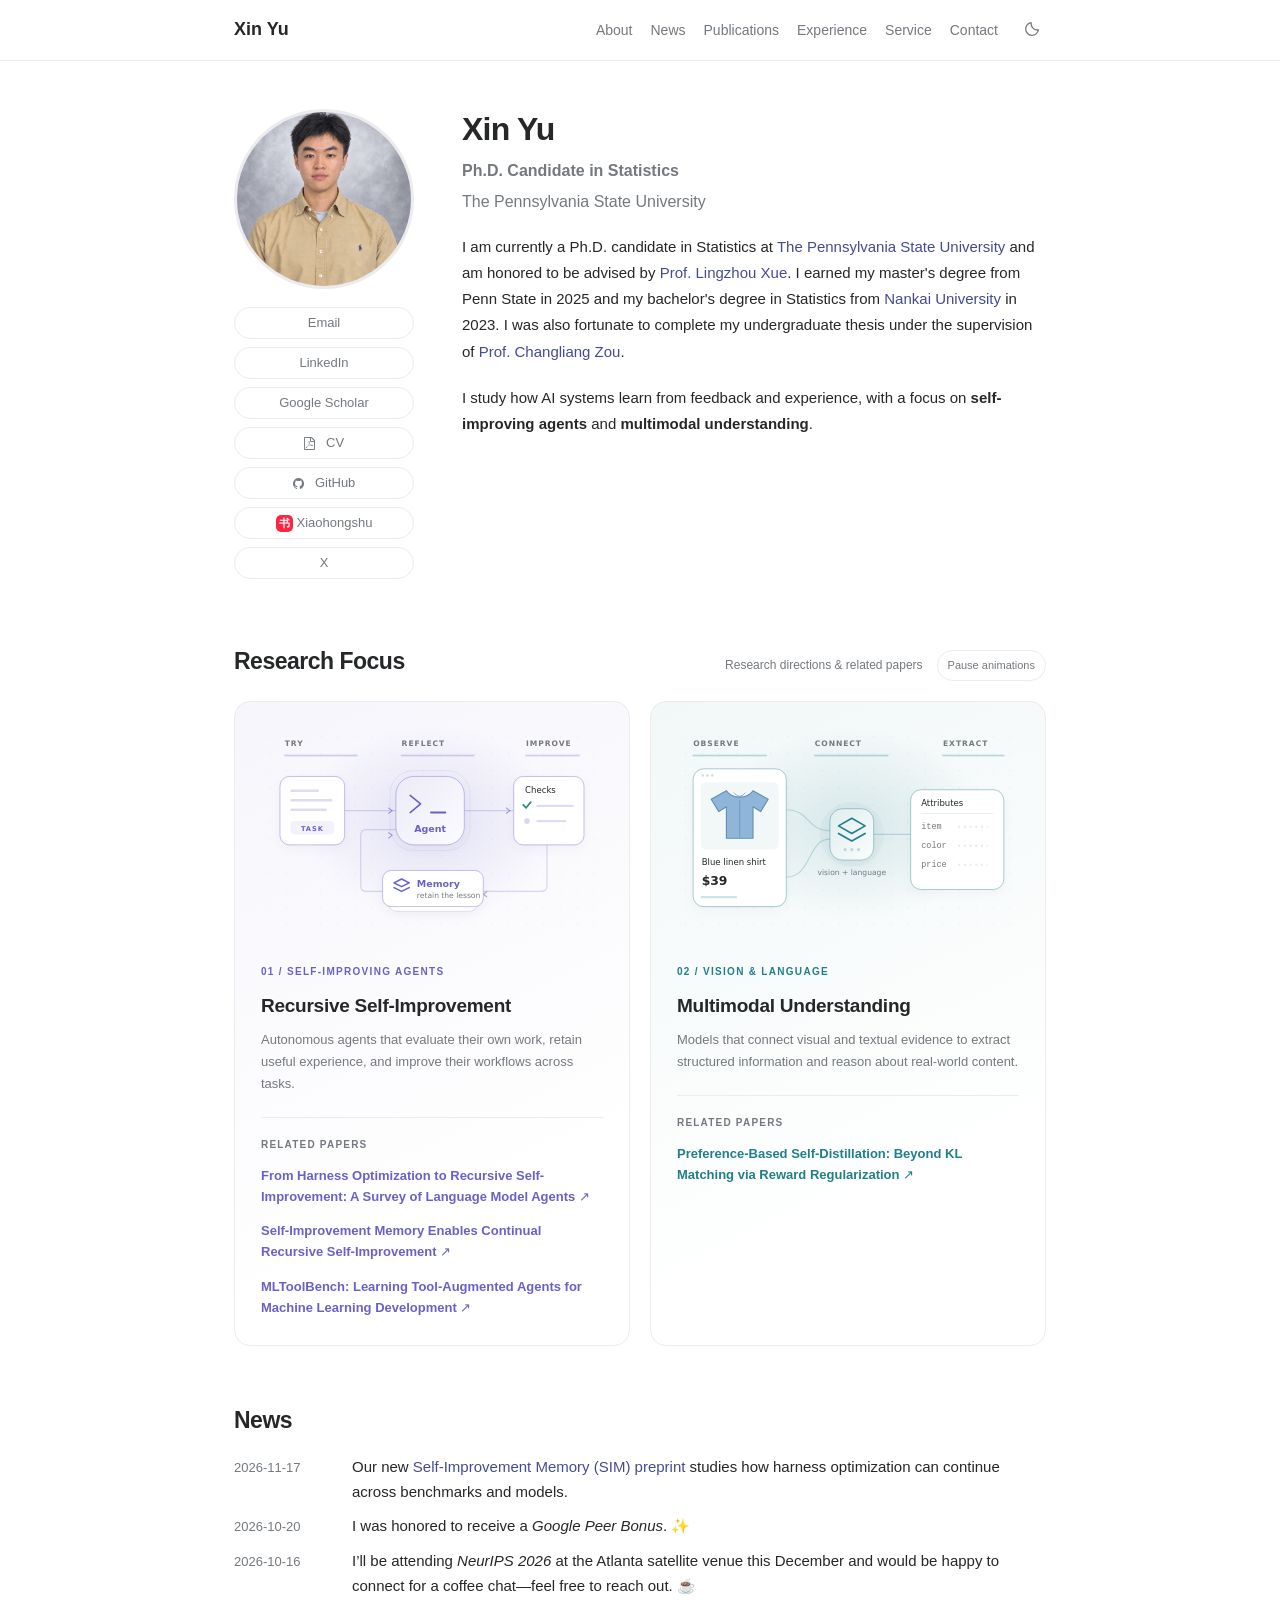
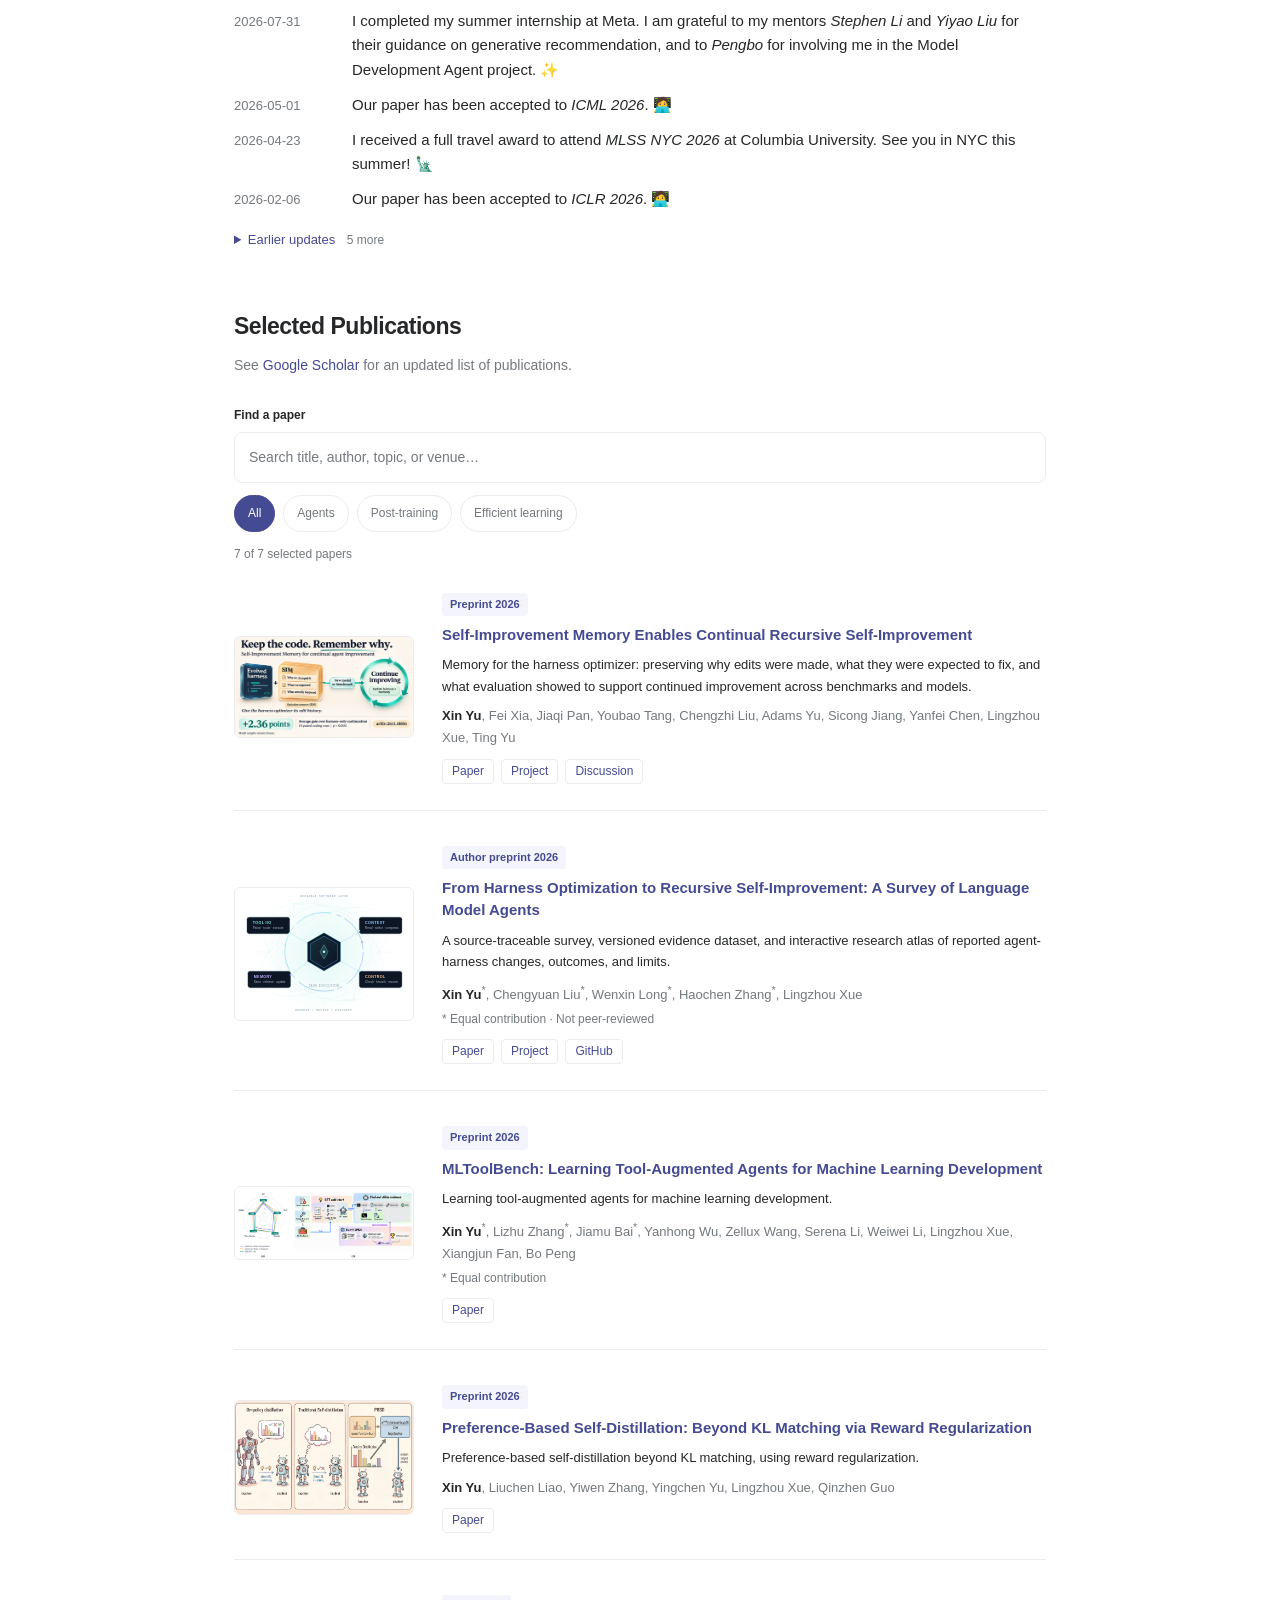
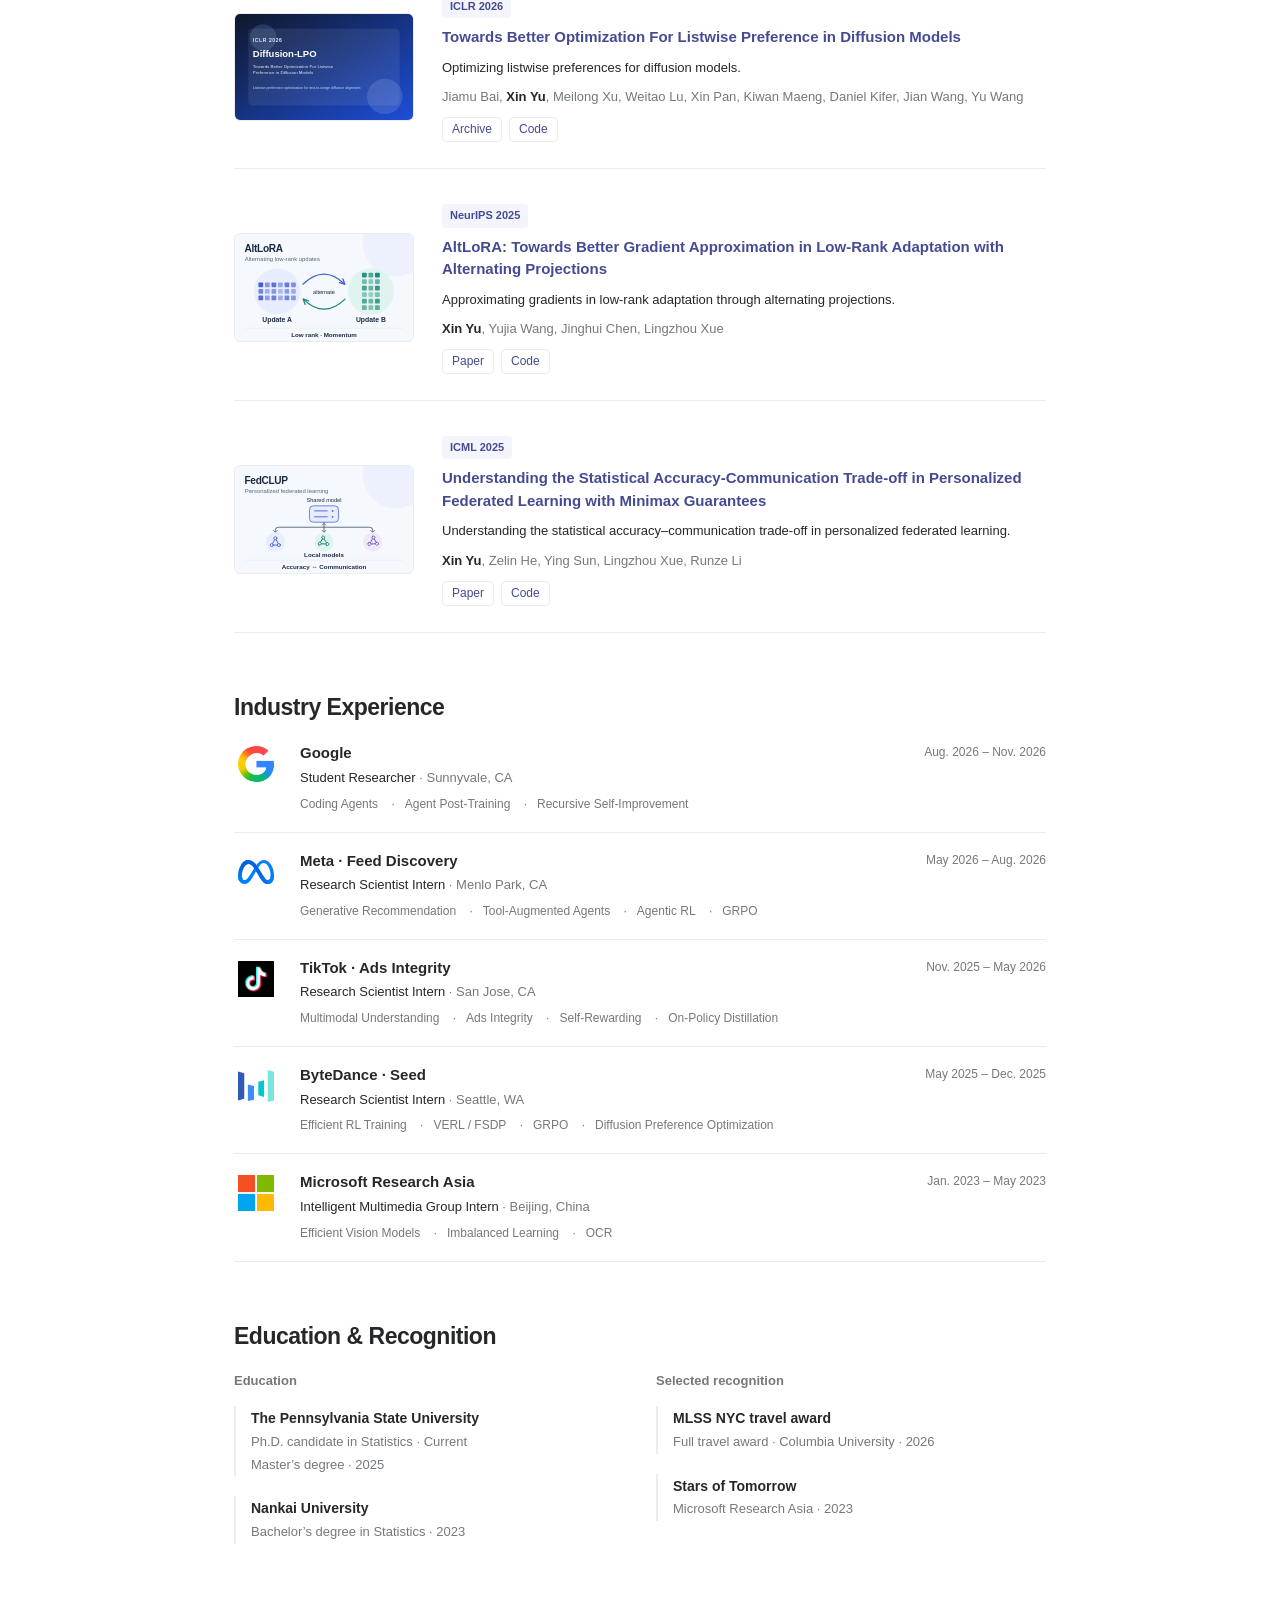
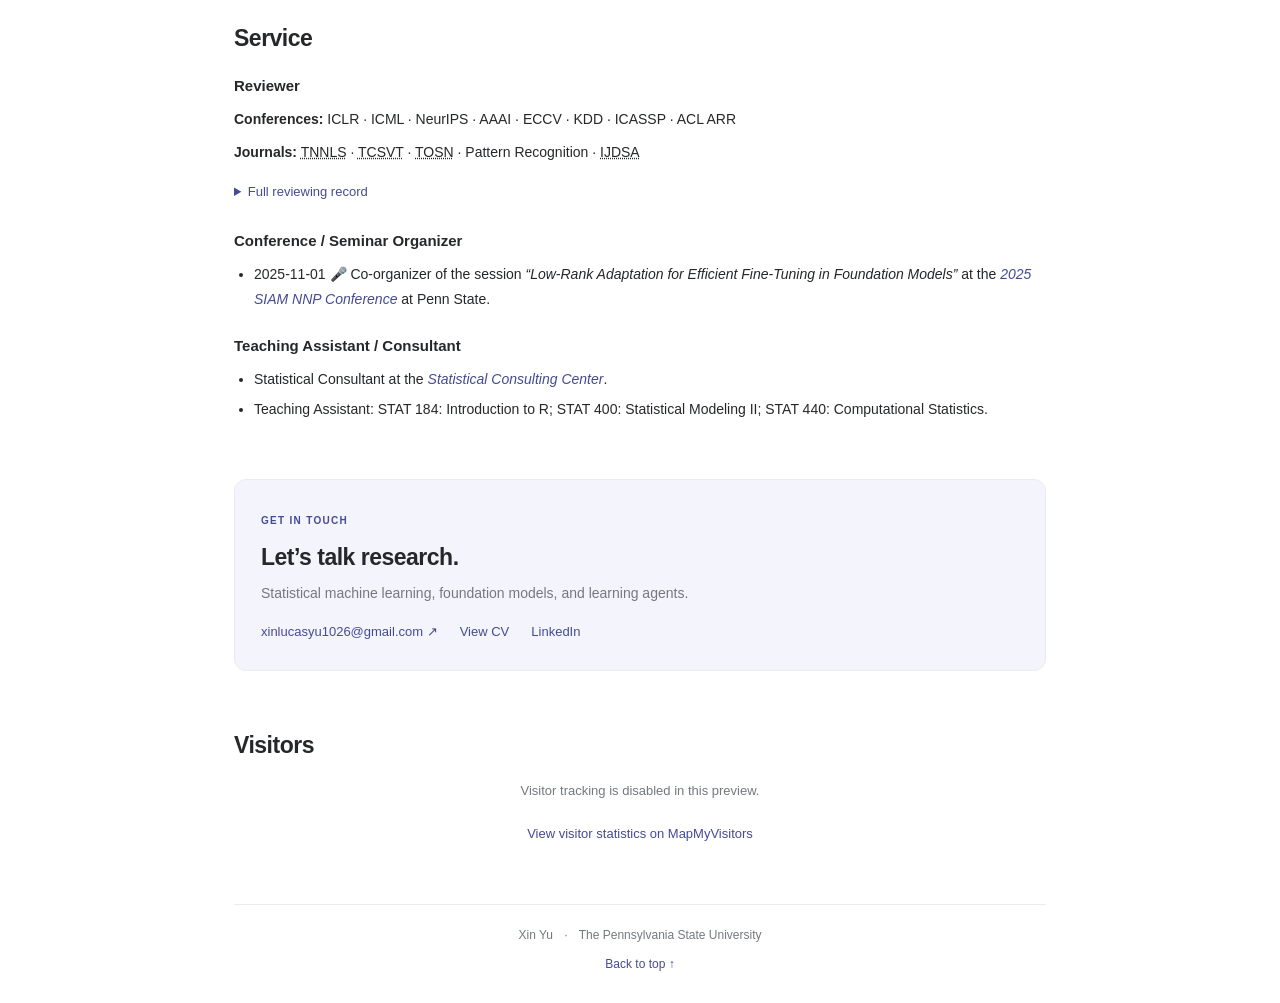
<file: index.html>
<!DOCTYPE html>
<html lang="en">
<head>
<!-- Apply the saved or system theme before the page is painted. -->
<script src="Source_files/theme.js?v=1"></script>
<!-- Google tag (gtag.js) -->

<script>
  window.dataLayer = window.dataLayer || [];
  function gtag(){dataLayer.push(arguments);}
  gtag('js', new Date());

  gtag('config', 'G-PMWDLJT86Z');
</script>
<meta http-equiv="content-type" content = "text/html; charset=UTF-8">
<meta charset="utf-8">
<meta http-equiv="X-UA-Compatible" content="IE=edge">
<meta name="viewport" content="width=device-width, initial-scale=1, shrink-to-fit=no">
<meta name="description" content="Xin Yu is a Ph.D. candidate at The Pennsylvania State University working on statistical machine learning and large language models.">
<meta name="author" content="Xin Yu">
<meta name="keywords" content="Xin Yu, Yu Xin, Penn State, Statistics, Data science, machine learning, deep learning, mathematics, Large Language Models, Foundation Models">

<script src="Source_files/9JZkBilUSmGpH8F5SvwGOfpXbTA.js"></script><link rel="icon" href="Source_files/profile-silver-portrait.png" type="image/png">


<script>
      (function(i,s,o,g,r,a,m){i['GoogleAnalyticsObject']=r;i[r]=i[r]||function(){
      (i[r].q=i[r].q||[]).push(arguments)},i[r].l=1*new Date();a=s.createElement(o),
      m=s.getElementsByTagName(o)[0];a.async=1;a.src=g;m.parentNode.insertBefore(a,m)
      })(window,document,'script','https://www.google-analytics.com/analytics.js','ga');

      ga('create', 'UA-104092499-1', 'auto');
      ga('send', 'pageview');
</script>


<link rel="stylesheet" href="Source_files/font-awesome-4.7.0/css/font-awesome.min.css">
<link rel="stylesheet" href="Source_files/academic.css?v=4">
<link rel="stylesheet" href="research-focus.css?v=20261107-4">
<title>Xin Yu</title>
</head>
<body>
<a class="skip-link" href="#home">Skip to content</a>
<header class="site-header"><nav aria-label="Main navigation" class="nav-inner">
<a class="brand" href="#home">Xin Yu</a>
<div class="nav-links"><a href="#home">About</a><a href="#news">News</a><a href="#Research">Publications</a><a href="#experience">Experience</a><a href="#service">Service</a><a href="#contact">Contact</a></div>
<button class="theme-toggle" id="theme-toggle" type="button" aria-label="Dark mode" aria-pressed="false" title="Switch to dark mode" hidden>
  <svg class="theme-toggle__moon" viewBox="0 0 24 24" fill="none" stroke="currentColor" stroke-width="1.7" stroke-linecap="round" stroke-linejoin="round" aria-hidden="true" focusable="false">
    <path d="M20.5 13.2A8.5 8.5 0 0 1 10.8 3.5a8.5 8.5 0 1 0 9.7 9.7Z"/>
  </svg>
  <svg class="theme-toggle__sun" viewBox="0 0 24 24" fill="none" stroke="currentColor" stroke-width="1.7" stroke-linecap="round" aria-hidden="true" focusable="false">
    <circle cx="12" cy="12" r="4"/>
    <path d="M12 2v2m0 16v2M2 12h2m16 0h2M4.9 4.9l1.4 1.4m11.4 11.4 1.4 1.4M4.9 19.1l1.4-1.4M17.7 6.3l1.4-1.4"/>
  </svg>
</button></nav></header>
<main class="page">
<section class="about" id="home" aria-labelledby="name">
<aside class="profile"><div class="portrait"><img src="Source_files/profile-silver-portrait.png" alt="Xin Yu" width="180" height="180" fetchpriority="high"></div>
<div class="profile-links">
    <a class="action-button" href="mailto:xinlucasyu1026@gmail.com">Email</a>
    <a class="action-button" href="https://www.linkedin.com/in/xin-yu-163795250/">LinkedIn</a>
    <a class="action-button" href="https://scholar.google.com/citations?user=YMauDFsAAAAJ&hl=en">Google Scholar</a>
    <a class="action-button" href="resume.pdf?v=20261002" target="_blank" rel="noopener" title="CV (PDF)"><i class="fa fa-file-pdf-o" aria-hidden="true"></i>&nbsp; CV</a>
    <a class="action-button" href="https://github.com/LucasXinYu" target="_blank" rel="noopener"><i class="fa fa-github" aria-hidden="true"></i>&nbsp; GitHub</a>
    <a class="action-button" href="https://www.xiaohongshu.com/user/profile/625aa03c000000001000e289" target="_blank" rel="noopener" aria-label="Xiaohongshu" title="Xiaohongshu"><span class="xhs-mark" aria-hidden="true">书</span> Xiaohongshu</a>
    <a class="action-button" href="https://x.com/xin_lucas_yu">X</a>
  </div></aside>
<div class="biography"><h1 id="name">Xin Yu</h1><p class="position">Ph.D. Candidate in Statistics</p><p class="affiliation">The Pennsylvania State University</p>
<p>
  I am currently a Ph.D. candidate in Statistics at
  <a href="https://stat.psu.edu" target="_blank" rel="noopener">The Pennsylvania State University</a>
  and am honored to be advised by
  <a href="https://lingzhou-xue.github.io/" target="_blank" rel="noopener">Prof. Lingzhou Xue</a>.
  I earned my master's degree from Penn State in 2025 and my bachelor's degree in Statistics from
  <a href="http://en.stat.nankai.edu.cn/" target="_blank" rel="noopener">Nankai University</a> in 2023.
  I was also fortunate to complete my undergraduate thesis under the supervision of
  <a href="http://web.stat.nankai.edu.cn/chlzou/" target="_blank" rel="noopener">Prof. Changliang Zou</a>.
</p>
<p>I study how AI systems learn from feedback and experience, with a focus on <strong>self-improving agents</strong> and <strong>multimodal understanding</strong>.</p>
</div></section>
<section id="focus" aria-labelledby="focus-title">
<div class="section-heading"><h2 id="focus-title">Research Focus</h2><div class="focus-controls"><span>Research directions &amp; related papers</span><button id="motion-toggle" type="button" aria-pressed="false" hidden>Pause animations</button></div></div>
<div class="focus-grid">
<article class="focus-card focus-rsi">
  <svg class="research-motion motion-self-improvement" viewBox="0 0 360 224" role="img" aria-labelledby="focus-rsi-title focus-rsi-desc" focusable="false">
    <title id="focus-rsi-title">An agent learns from a failed check</title>
    <desc id="focus-rsi-desc">An illustrative loop: the agent tries a task, receives a failed check, stores a lesson in memory, and uses that lesson on the next attempt.</desc>
    <defs>
      <radialGradient id="rsi-aura"><stop stop-color="var(--focus-accent)" stop-opacity=".16"/><stop offset="1" stop-color="var(--focus-accent)" stop-opacity="0"/></radialGradient>
      <linearGradient id="rsi-glass" x2="1" y2="1"><stop stop-color="var(--focus-accent)" stop-opacity=".13"/><stop offset="1" stop-color="var(--focus-accent)" stop-opacity=".02"/></linearGradient>
      <pattern id="rsi-grid" width="18" height="18" patternUnits="userSpaceOnUse"><circle cx="9" cy="9" r=".65" fill="currentColor" opacity=".12"/></pattern>
    </defs>
    <rect width="360" height="224" fill="url(#rsi-grid)"/>
    <ellipse cx="179" cy="100" rx="138" ry="103" fill="url(#rsi-aura)"/>
    <g class="scene-steps"><text x="25" y="19">TRY</text><text x="148" y="19">REFLECT</text><text x="279" y="19">IMPROVE</text></g>
    <path class="scene-rule" d="M25 29H101M148 29H224M279 29H335"/>
    <path class="scene-phase phase-try" d="M25 29H101"/><path class="scene-phase phase-reflect" d="M148 29H224"/><path class="scene-phase phase-improve" d="M279 29H335"/>
    <path class="scene-wire" d="M88 87H142M214 87H266M301 119V166Q301 172 295 172H234M128 172H111Q105 172 105 166V113Q105 107 111 107H142"/>
    <path class="scene-signal rsi-send" pathLength="100" d="M88 87H142M214 87H266"/>
    <path class="scene-signal rsi-learn" pathLength="100" d="M301 119V166Q301 172 295 172H234"/>
    <path class="scene-signal rsi-return" pathLength="100" d="M128 172H111Q105 172 105 166V113Q105 107 111 107H142"/>
    <path class="scene-arrow" d="m134 84 4 3-4 3m124-6 4 3-4 3m-20 82-4 3 4 3m-104-68 4 3-4 3"/>
    <g class="scene-panel">
      <rect class="scene-paper" x="20" y="51" width="68" height="72" rx="10"/>
      <path class="scene-muted-line" d="M32 66H60M32 76H74M32 86H68"/>
      <rect class="scene-task-tag" x="31" y="98" width="46" height="14" rx="4"/>
      <text class="scene-tiny" x="54" y="108" text-anchor="middle">TASK</text>
    </g>
    <g class="scene-agent scene-panel">
      <rect class="scene-paper" x="142" y="51" width="72" height="72" rx="19"/>
      <rect x="142" y="51" width="72" height="72" rx="19" fill="url(#rsi-glass)"/>
      <rect class="scene-agent-ring" x="136" y="45" width="84" height="84" rx="24"/>
      <path class="scene-icon" d="m157 71 11 9-11 9"/>
      <path class="scene-cursor" d="M179 89H194"/>
      <text class="scene-label" x="178" y="110" text-anchor="middle">Agent</text>
    </g>
    <g class="scene-panel">
      <rect class="scene-paper" x="266" y="51" width="74" height="72" rx="10"/>
      <text class="scene-small" x="278" y="68">Checks</text>
      <path class="scene-muted-line" d="M291 82H328M291 98H320"/>
      <path class="scene-ok" d="m276 81 3 3 5-6"/>
      <g class="rsi-failure"><circle class="scene-warn-bg" cx="280" cy="98" r="7"/><path class="scene-warn" d="m277 95 6 6m0-6-6 6"/></g>
      <path class="scene-ok rsi-success" d="m276 97 3 3 5-6"/>
      <circle class="scene-placeholder rsi-pending" cx="280" cy="98" r="3"/>
    </g>
    <g class="scene-memory scene-panel">
      <rect class="scene-memory-back" x="134" y="156" width="94" height="37" rx="9"/>
      <rect class="scene-paper" x="128" y="150" width="106" height="38" rx="9"/>
      <path class="scene-icon" d="m140 163 8-4 8 4-8 4Zm0 5 8 4 8-4"/>
      <text class="scene-label" x="164" y="167">Memory</text>
      <text class="scene-micro" x="164" y="179">retain the lesson</text>
      <rect class="rsi-memory-flash" x="128" y="150" width="106" height="38" rx="9"/>
    </g>
    <g class="scene-caption" text-anchor="middle">
      <text class="rsi-caption-try" x="180" y="215">Try an approach.</text>
      <text class="rsi-caption-learn" x="180" y="215">Turn a failed check into a lesson.</text>
      <text class="rsi-caption-next" x="180" y="215">Use that lesson on the next attempt.</text>
    </g>
  </svg>
  <span class="focus-number">01 / SELF-IMPROVING AGENTS</span>
  <h3>Recursive Self-Improvement</h3>
  <p>Autonomous agents that evaluate their own work, retain useful experience, and improve their workflows across tasks.</p>
  <div class="focus-papers">
    <h4>Related papers</h4>
    <ul>
      <li><a href="#paper-harness-rsi">From Harness Optimization to Recursive Self-Improvement: A Survey of Language Model Agents <span aria-hidden="true">↗</span></a></li>
      <li><a href="#paper-sim">Self-Improvement Memory Enables Continual Recursive Self-Improvement <span aria-hidden="true">↗</span></a></li>
      <li><a href="#paper-mltoolbench">MLToolBench: Learning Tool-Augmented Agents for Machine Learning Development <span aria-hidden="true">↗</span></a></li>
    </ul>
  </div>
</article>
<article class="focus-card focus-multimodal">
  <svg class="research-motion motion-multimodal" viewBox="0 0 360 224" role="img" aria-labelledby="focus-mm-title focus-mm-desc" focusable="false">
    <title id="focus-mm-title">From a product page to structured attributes</title>
    <desc id="focus-mm-desc">Illustrative product extraction: a model connects an image of a blue shirt with the text Blue linen shirt and $39, then produces item, color, and price fields.</desc>
    <defs>
      <radialGradient id="mm-aura"><stop stop-color="var(--focus-accent)" stop-opacity=".15"/><stop offset="1" stop-color="var(--focus-accent)" stop-opacity="0"/></radialGradient>
      <linearGradient id="mm-glass" x2="1" y2="1"><stop stop-color="var(--focus-accent)" stop-opacity=".14"/><stop offset="1" stop-color="var(--focus-accent)" stop-opacity=".02"/></linearGradient>
      <pattern id="mm-grid" width="18" height="18" patternUnits="userSpaceOnUse"><circle cx="9" cy="9" r=".65" fill="currentColor" opacity=".12"/></pattern>
      <clipPath id="mm-image-clip"><rect x="25" y="57" width="82" height="71" rx="6"/></clipPath>
    </defs>
    <rect width="360" height="224" fill="url(#mm-grid)"/>
    <ellipse cx="185" cy="102" rx="145" ry="102" fill="url(#mm-aura)"/>
    <g class="scene-steps"><text x="17" y="19">OBSERVE</text><text x="145" y="19">CONNECT</text><text x="280" y="19">EXTRACT</text></g>
    <path class="scene-rule" d="M17 29H94M145 29H222M280 29H344"/>
    <path class="scene-phase phase-observe" d="M17 29H94"/><path class="scene-phase phase-connect" d="M145 29H222"/><path class="scene-phase phase-extract" d="M280 29H344"/>
    <path class="scene-wire" d="M115 86C140 86 136 108 161 108M115 157C142 157 137 117 161 117M207 112H246"/>
    <path class="scene-signal mm-visual-signal" pathLength="100" d="M115 86C140 86 136 108 161 108"/>
    <path class="scene-signal mm-text-signal" pathLength="100" d="M115 157C142 157 137 117 161 117"/>
    <path class="scene-signal mm-output-signal" pathLength="100" d="M207 112H246"/>
    <g class="scene-panel">
      <rect class="scene-paper" x="17" y="43" width="98" height="145" rx="11"/>
      <circle class="scene-placeholder" cx="27" cy="50" r="1.3"/><circle class="scene-placeholder" cx="32" cy="50" r="1.3"/><circle class="scene-placeholder" cx="37" cy="50" r="1.3"/>
      <rect class="scene-photo" x="25" y="57" width="82" height="71" rx="6"/>
      <path class="scene-shirt" d="m52 66-16 9 8 13 8-5v33h28V83l8 5 8-13-16-9c-6 9-22 9-28 0Z"/>
      <path class="scene-shirt-seam" d="M60 68q6 8 12 0M66 76v39"/>
      <g clip-path="url(#mm-image-clip)"><rect class="mm-scan-wash" x="25" y="58" width="82" height="16"/><path class="mm-scan-line" d="M25 74H107"/></g>
      <path class="mm-image-box" d="M40 71v-6h7m38 0h7v6m0 39v7h-7m-38 0h-7v-7"/>
      <text class="scene-small" x="26" y="144">Blue linen shirt</text>
      <rect class="mm-word-highlight" x="24" y="134" width="25" height="14" rx="3"/>
      <text class="scene-price" x="26" y="165">$39</text>
      <path class="mm-price-highlight" d="M26 170H49"/>
      <path class="scene-muted-line" d="M26 178H62"/>
    </g>
    <g class="scene-panel">
      <circle class="scene-model-halo" cx="184" cy="112" r="34"/>
      <rect class="scene-paper" x="161" y="85" width="46" height="54" rx="13"/>
      <rect x="161" y="85" width="46" height="54" rx="13" fill="url(#mm-glass)"/>
      <path class="scene-icon" d="m170 103 14-8 14 8-14 8Zm0 8 14 8 14-8"/>
      <g class="mm-model-dots"><circle cx="177" cy="128" r="1.7"/><circle cx="184" cy="128" r="1.7"/><circle cx="191" cy="128" r="1.7"/></g>
    </g>
    <text class="scene-micro" x="184" y="155" text-anchor="middle">vision + language</text>
    <g class="scene-panel">
      <rect class="scene-paper" x="246" y="65" width="98" height="105" rx="11"/>
      <text class="scene-small" x="257" y="82">Attributes</text>
      <path class="scene-rule" d="M257 90H333"/>
      <g class="scene-field-keys"><text x="257" y="106">item</text><text x="257" y="126">color</text><text x="257" y="146">price</text></g>
      <path class="scene-field-placeholder" d="M296 104H327M296 124H327M296 144H327"/>
      <g class="scene-field-values"><text class="mm-value-item" x="295" y="106">shirt</text><text class="mm-value-color" x="295" y="126">blue</text><text class="mm-value-price" x="295" y="146">$39</text></g>
      <g class="mm-complete"><circle class="scene-complete-bg" cx="336" cy="65" r="9"/><path class="scene-ok" d="m332 65 3 3 5-6"/></g>
    </g>
    <g class="scene-caption" text-anchor="middle">
      <text class="mm-caption-observe" x="180" y="215">Find evidence in images and text.</text>
      <text class="mm-caption-connect" x="180" y="215">Connect the evidence across modalities.</text>
      <text class="mm-caption-extract" x="180" y="215">Extract grounded, structured information.</text>
    </g>
  </svg>
  <span class="focus-number">02 / VISION &amp; LANGUAGE</span>
  <h3>Multimodal Understanding</h3>
  <p>Models that connect visual and textual evidence to extract structured information and reason about real-world content.</p>
  <div class="focus-papers">
    <h4>Related papers</h4>
    <ul>
      <li><a href="#paper-pbsd">Preference-Based Self-Distillation: Beyond KL Matching via Reward Regularization <span aria-hidden="true">↗</span></a></li>
    </ul>
  </div>
</article>
</div></section>
<section id="news" aria-labelledby="news-title"><h2 id="news-title">News</h2><ul class="news-list"><li><time datetime="2026-11-17">2026-11-17</time><div>Our new <a href="https://arxiv.org/abs/2611.18856" target="_blank" rel="noopener">Self-Improvement Memory (SIM) preprint</a> studies how harness optimization can continue across benchmarks and models.</div></li>
<li><time datetime="2026-10-20">2026-10-20</time><div> I was honored to receive a <em>Google Peer Bonus</em>. ✨</div></li>
<li><time>2026-10-16</time><div> I’ll be attending <em>NeurIPS 2026</em> at the Atlanta satellite venue this December and would be happy to connect for a coffee chat—feel free to reach out. ☕</div></li>
<li><time>2026-07-31</time><div> I completed my summer internship at Meta. I am grateful to my mentors <em>Stephen Li</em> and <em>Yiyao Liu</em> for their guidance on generative recommendation, and to <em>Pengbo</em> for involving me in the Model Development Agent project. ✨</div></li>
<li><time>2026-05-01</time><div> Our paper has been accepted to <em>ICML 2026</em>. 🧑‍💻</div></li>
<li><time>2026-04-23</time><div> I received a full travel award to attend <em>MLSS NYC 2026</em> at Columbia University. See you in NYC this summer! 🗽</div></li>
<li><time>2026-02-06</time><div> Our paper has been accepted to <em>ICLR 2026</em>. 🧑‍💻</div></li></ul><details class="news-archive"><summary>Earlier updates <span>5 more</span></summary><ul class="news-list"><li><time>2026-01-19</time><div> I started my internship at TikTok, focusing on multimodal understanding and exploring continual learning and agent-based automated error correction. ✨</div></li>
<li><time>2025-12-01</time><div> I presented a poster at <em>NeurIPS 2025</em> at the San Diego Convention Center. ☀️</div></li>
<li><time>2025-07-22</time><div> I presented a poster at <em>ICML 2025</em> at the Vancouver Convention Center. ☀️</div></li>
<li><time>2025-05-22</time><div> I joined ByteDance Seed Infra in Seattle for a summer internship, working with
		    <a href="https://scholar.google.com/citations?user=pIPJUJMAAAAJ&hl=en" target="_blank" rel="noopener">Cong Xie</a> and
		    <a href="https://scholar.google.com/citations?user=nZr0oXQAAAAJ&hl=en" target="_blank" rel="noopener">Zhi Zhang</a>. 🧑‍💻
		  </div></li>
<li><time>2023-05-01</time><div> I’m thrilled to share that I’ve completed my five-month internship at Microsoft Research Asia (MSRA). I’m grateful to have worked with
		    <a href="https://www.microsoft.com/en-us/research/people/yanlu/" target="_blank" rel="noopener">Yan Lu</a> and
		    <a href="https://www.microsoft.com/en-us/research/people/xiaoyizhang/" target="_blank" rel="noopener">Xiaoyi Zhang</a> and honored to have received <em>the Stars of Tomorrow award</em>! 🧑‍💻
		  </div></li></ul></details></section>
<section id="Research" aria-labelledby="publications-title"><h2 id="publications-title">Selected Publications</h2>
<p class="section-note">See <a href="https://scholar.google.com/citations?user=YMauDFsAAAAJ&amp;hl=en">Google Scholar</a> for an updated list of publications.</p>
<div class="publication-tools" hidden>
<label for="paper-search">Find a paper</label>
<input id="paper-search" type="search" placeholder="Search title, author, topic, or venue…" autocomplete="off" aria-controls="paper-list">
<div class="paper-filters" role="group" aria-label="Filter papers by research area">
<button type="button" data-filter="All" aria-pressed="true">All</button><button type="button" data-filter="Agents" aria-pressed="false">Agents</button><button type="button" data-filter="Post-training" aria-pressed="false">Post-training</button><button type="button" data-filter="Efficient learning" aria-pressed="false">Efficient learning</button>
</div><p id="paper-count" role="status" aria-live="polite" aria-atomic="true"></p></div>
<div id="paper-list">
<article class="publication" id="paper-sim" data-topic="Agents">
<div class="publication-image"><img src="Source_files/SIM-X-visual-v2.png" alt="Self-Improvement Memory: an evolved harness and its edit history support continued optimization after a model or benchmark change" loading="lazy" decoding="async"></div>
<div><div class="venue">Preprint 2026</div><h3><a href="https://arxiv.org/abs/2611.18856" target="_blank" rel="noopener" style="font-weight:bold;">Self-Improvement Memory Enables Continual Recursive Self-Improvement</a></h3>
<p class="paper-summary">Memory for the harness optimizer: preserving why edits were made, what they were expected to fix, and what evaluation showed to support continued improvement across benchmarks and models.</p>
<p class="pub-authors"><u>Xin Yu</u>, Fei Xia, Jiaqi Pan, Youbao Tang, Chengzhi Liu, Adams Yu, Sicong Jiang, Yanfei Chen, Lingzhou Xue, Ting Yu</p>
<div class="pub-links"><a class="pub-button" href="https://arxiv.org/abs/2611.18856" target="_blank" rel="noopener">Paper</a><a class="pub-button" href="sim/">Project</a><a class="pub-button" href="https://huggingface.co/papers/2611.18856" target="_blank" rel="noopener">Discussion</a></div></div>
</article>

<article class="publication" id="paper-harness-rsi" data-topic="Agents">
<div class="publication-image"><img src="Source_files/harness-rsi-banner.svg" alt="Harness RSI: a source-traceable survey and research atlas of agent-harness changes"></div>
<div><div class="venue">Author preprint 2026</div><h3><a href="https://lucasxinyu.github.io/harness-rsi/paper/Harness_RSI_Preprint_2026-10-19.pdf" target="_blank" rel="noopener" style="font-weight:bold;">
        From Harness Optimization to Recursive Self-Improvement: A Survey of Language Model Agents
      </a></h3><p class="paper-summary">A source-traceable survey, versioned evidence dataset, and interactive research atlas of reported agent-harness changes, outcomes, and limits.</p><p class="pub-authors"><u>Xin Yu</u><sup>*</sup>, Chengyuan Liu<sup>*</sup>, Wenxin Long<sup>*</sup>, Haochen Zhang<sup>*</sup>, Lingzhou Xue</p><p class="pub-note">* Equal contribution · Not peer-reviewed</p><div class="pub-links">
      <a class="pub-button" href="https://lucasxinyu.github.io/harness-rsi/paper/Harness_RSI_Preprint_2026-10-19.pdf" target="_blank" rel="noopener">Paper</a>
      <a class="pub-button" href="https://lucasxinyu.github.io/harness-rsi/" target="_blank" rel="noopener">Project</a>
      <a class="pub-button" href="https://github.com/LucasXinYu/harness-rsi" target="_blank" rel="noopener">GitHub</a>
    </div></div>
</article>
<article class="publication" id="paper-mltoolbench" data-topic="Agents">
<div class="publication-image"><img src="Source_files/mltoolbench-overview.png" alt="MLToolBench overview: learning to find and utilize diagnostic evidence"></div>
<div><div class="venue">Preprint 2026</div><h3><a href="https://arxiv.org/abs/2609.36679" style="font-weight:bold;">
        MLToolBench: Learning Tool-Augmented Agents for Machine Learning Development
      </a></h3><p class="paper-summary">Learning tool-augmented agents for machine learning development.</p><p class="pub-authors"><u>Xin Yu</u><sup>*</sup>, Lizhu Zhang<sup>*</sup>, Jiamu Bai<sup>*</sup>, Yanhong Wu, Zellux Wang, Serena Li, Weiwei Li, Lingzhou Xue, Xiangjun Fan, Bo Peng</p><p class="pub-note">* Equal contribution</p><div class="pub-links">
      <a class="pub-button" href="https://arxiv.org/abs/2609.36679">Paper</a>
    </div></div>
</article>
<article class="publication" id="paper-pbsd" data-topic="Post-training">
<div class="publication-image"><img src="Source_files/pbsd-figure1.png" alt="[Preference-Based Self-Distillation: Beyond KL Matching via Reward Regularization]"></div>
<div><div class="venue">Preprint 2026</div><h3><a href="https://arxiv.org/abs/2605.05040" style="font-weight:bold;">
        Preference-Based Self-Distillation: Beyond KL Matching via Reward Regularization
      </a></h3><p class="paper-summary">Preference-based self-distillation beyond KL matching, using reward regularization.</p><p class="pub-authors"><u>Xin Yu</u>, Liuchen Liao, Yiwen Zhang, Yingchen Yu, Lingzhou Xue, Qinzhen Guo</p><div class="pub-links">
      <a class="pub-button" href="https://arxiv.org/abs/2605.05040">Paper</a>
    </div></div>
</article>
<article class="publication" id="paper-diffusion" data-topic="Post-training">
<div class="publication-image"><img src="Source_files/diffusion-lpo-card.svg" alt="[Towards Better Optimization For Listwise Preference in Diffusion Models]"></div>
<div><div class="venue">ICLR 2026</div><h3><a href="https://arxiv.org/abs/2510.01540" style="font-weight:bold;">
        Towards Better Optimization For Listwise Preference in Diffusion Models
      </a></h3><p class="paper-summary">Optimizing listwise preferences for diffusion models.</p><p class="pub-authors">Jiamu Bai, <u>Xin Yu</u>, Meilong Xu, Weitao Lu, Xin Pan, Kiwan Maeng, Daniel Kifer, Jian Wang, Yu Wang</p><div class="pub-links">
      <a class="pub-button" href="https://arxiv.org/abs/2510.01540">Archive</a>
      <a class="pub-button" href="https://github.com/jiamubai/personalized-diffusion-listwise-dpo">Code</a>
    </div></div>
</article>
<article class="publication" id="paper-altlora" data-topic="Efficient learning">
<div class="publication-image"><img src="Source_files/paper-cards/altlora.svg" width="600" height="360" loading="lazy" decoding="async" alt="AltLoRA: low-rank matrices A and B are updated in alternation, with momentum in the low-rank space."></div>
<div><div class="venue">NeurIPS 2025</div><h3><a href="https://arxiv.org/abs/2505.12455" style="font-weight:bold;">
        AltLoRA: Towards Better Gradient Approximation in Low-Rank Adaptation with Alternating Projections
      </a></h3><p class="paper-summary">Approximating gradients in low-rank adaptation through alternating projections.</p><p class="pub-authors"><u>Xin Yu</u>, Yujia Wang, Jinghui Chen, Lingzhou Xue</p><div class="pub-links">
      <a class="pub-button" href="https://arxiv.org/pdf/2505.12455">Paper</a>
      <a class="pub-button" href="https://github.com/LucasXinYu/AltLoRA">Code</a>
    </div></div>
</article>
<article class="publication" id="paper-fedclup" data-topic="Efficient learning">
<div class="publication-image"><img src="Source_files/paper-cards/fedclup.svg" width="600" height="360" loading="lazy" decoding="async" alt="FedCLUP: a shared model connects personalized local models, highlighting the statistical accuracy–communication trade-off."></div>
<div><div class="venue">ICML 2025</div><h3><a href="https://arxiv.org/abs/2410.08934" style="font-weight:bold;">
        Understanding the Statistical Accuracy-Communication Trade-off in Personalized Federated Learning with Minimax Guarantees
      </a></h3><p class="paper-summary">Understanding the statistical accuracy–communication trade-off in personalized federated learning.</p><p class="pub-authors"><u>Xin Yu</u>, Zelin He, Ying Sun, Lingzhou Xue, Runze Li</p><div class="pub-links">
      <a class="pub-button" href="https://arxiv.org/abs/2410.08934">Paper</a>
      <a class="pub-button" href="https://github.com/LucasXinYu/FedCLUP">Code</a>
    </div></div>
</article></div><div id="no-papers" hidden><p>No papers match your search.</p><button type="button" id="reset-papers">Clear search and filters</button></div></section>
<section id="experience" aria-labelledby="experience-title"><h2 id="experience-title">Industry Experience</h2><div class="experience-list">
      <article class="experience-item">
        <div class="experience-logo experience-logo--google"><img src="Source_files/company-logos/google-icon.svg" alt="Google logo" width="80" height="80" loading="lazy"></div>
        <div class="experience-details">
          <div class="experience-heading">
            <h3>Google</h3>
            <span class="experience-date">Aug. 2026 – Nov. 2026</span>
          </div>
          <p class="experience-role">Student Researcher <span class="experience-location">· Sunnyvale, CA</span></p>
          <ul class="experience-keywords" aria-label="Core work areas"><li>Coding Agents</li><li>Agent Post-Training</li><li>Recursive Self-Improvement</li></ul>
        </div>
      </article>
      <article class="experience-item">
        <div class="experience-logo experience-logo--meta"><img src="Source_files/company-logos/meta-icon.svg" alt="Meta logo" width="80" height="80" loading="lazy"></div>
        <div class="experience-details">
          <div class="experience-heading">
            <h3>Meta · Feed Discovery</h3>
            <span class="experience-date">May 2026 – Aug. 2026</span>
          </div>
          <p class="experience-role">Research Scientist Intern <span class="experience-location">· Menlo Park, CA</span></p>
          <ul class="experience-keywords" aria-label="Core work areas"><li>Generative Recommendation</li><li>Tool-Augmented Agents</li><li>Agentic RL</li><li>GRPO</li></ul>
        </div>
      </article>
      <article class="experience-item">
        <div class="experience-logo experience-logo--tiktok"><img src="Source_files/company-logos/tiktok-icon.png" alt="TikTok logo" width="80" height="80" loading="lazy"></div>
        <div class="experience-details">
          <div class="experience-heading">
            <h3>TikTok · Ads Integrity</h3>
            <span class="experience-date">Nov. 2025 – May 2026</span>
          </div>
          <p class="experience-role">Research Scientist Intern <span class="experience-location">· San Jose, CA</span></p>
          <ul class="experience-keywords" aria-label="Core work areas"><li>Multimodal Understanding</li><li>Ads Integrity</li><li>Self-Rewarding</li><li>On-Policy Distillation</li></ul>
        </div>
      </article>
      <article class="experience-item">
        <div class="experience-logo experience-logo--bytedance"><img src="Source_files/company-logos/bytedance-icon.svg" alt="ByteDance logo" width="80" height="80" loading="lazy"></div>
        <div class="experience-details">
          <div class="experience-heading">
            <h3>ByteDance · Seed</h3>
            <span class="experience-date">May 2025 – Dec. 2025</span>
          </div>
          <p class="experience-role">Research Scientist Intern <span class="experience-location">· Seattle, WA</span></p>
          <ul class="experience-keywords" aria-label="Core work areas"><li>Efficient RL Training</li><li>VERL / FSDP</li><li>GRPO</li><li>Diffusion Preference Optimization</li></ul>
        </div>
      </article>
      <article class="experience-item">
        <div class="experience-logo experience-logo--microsoft"><img src="Source_files/company-logos/microsoft-icon.svg" alt="Microsoft Research Asia logo" width="80" height="80" loading="lazy"></div>
        <div class="experience-details">
          <div class="experience-heading">
            <h3>Microsoft Research Asia</h3>
            <span class="experience-date">Jan. 2023 – May 2023</span>
          </div>
          <p class="experience-role">Intelligent Multimedia Group Intern <span class="experience-location">· Beijing, China</span></p>
          <ul class="experience-keywords" aria-label="Core work areas"><li>Efficient Vision Models</li><li>Imbalanced Learning</li><li>OCR</li></ul>
        </div>
      </article>
    </div></section>
<section id="background" aria-labelledby="background-title"><h2 id="background-title">Education &amp; Recognition</h2>
<div class="background-grid"><div><h3>Education</h3><ul class="background-list"><li><strong>The Pennsylvania State University</strong><span>Ph.D. candidate in Statistics · Current</span><span>Master’s degree · 2025</span></li><li><strong>Nankai University</strong><span>Bachelor’s degree in Statistics · 2023</span></li></ul></div>
<div><h3>Selected recognition</h3><ul class="background-list"><li><strong>MLSS NYC travel award</strong><span>Full travel award · Columbia University · 2026</span></li><li><strong>Stars of Tomorrow</strong><span>Microsoft Research Asia · 2023</span></li></ul></div></div></section>
<section id="service" aria-labelledby="service-title"><h2 id="service-title">Service</h2>
        <div class="subsection-title" style="font-weight:bold; margin-top:8px;">Reviewer</div>
        <p style="font-size:14px; margin:8px 0;"><strong>Conferences:</strong> ICLR · ICML · NeurIPS · AAAI · ECCV · KDD · ICASSP · ACL ARR</p>
        <p style="font-size:14px; margin:8px 0;"><strong>Journals:</strong> <abbr title="IEEE Transactions on Neural Networks and Learning Systems">TNNLS</abbr> · <abbr title="IEEE Transactions on Circuits and Systems for Video Technology">TCSVT</abbr> · <abbr title="ACM Transactions on Sensor Networks">TOSN</abbr> · Pattern Recognition · <abbr title="International Journal of Data Science and Analytics">IJDSA</abbr></p>
        <details class="news-archive" style="margin-bottom:24px;">
          <summary>Full reviewing record</summary>
        <ul>
		  <li>The Fifteenth International Conference on Learning Representations (ICLR 2027): 5.</li>
          <li>ACL Rolling Review (ARR), October 2026: 2.</li>
          <li>The Fourteenth International Conference on Learning Representations (ICLR 2026): 5.</li>
		   <li>2026 IEEE International Conference on Acoustics, Speech, and Signal Processing (ICASSP 2026): 2.</li>
			<li>2025 IEEE Transactions on Circuits and Systems for Video Technology: 1. </li>
			<li>2026 Pattern Recognition: 2 manuscripts (3 review rounds).</li>
            <li>2026 IEEE Transactions on Neural Networks and Learning Systems: 3. </li>
			<li>International Journal of Data Science and Analytics: 1. </li>
			<li> KDD 2026 AI4Sciences Track: 3. </li>
			<li>Neural Information Processing Systems (NeurIPS 2026): 4.</li>
			<li>NeurIPS 2026 Workshop on Meta-Agents: 2.</li>
			<li>2026 ACM Transactions on Sensor Networks: 1.</li>
			<li>AAAI 2027: 6.</li>
			<li>Forty-Third International Conference on Machine Learning (ICML 2026): 6.</li>
			<li>ECCV 2026: 2.</li>

			
			
        </ul>
		<p>Counts refer to distinct manuscripts reviewed; revision rounds are noted separately.</p>
		<div class="subsection-title" style="font-weight:bold; margin-top:12px;">Current Reviewing Service</div>
		<ul><li>KDD 2027 AI4Sciences Track Cycle 1: Reviewer (ongoing).</li></ul>

        </details>

        <!-- Organizer Section -->
        <div class="subsection-title" style="font-weight:bold; margin-top:12px;">Conference / Seminar Organizer</div>
        <ul>
       <li><span class="news-date">2025-11-01</span> 🎤 Co-organizer of the session <em>“Low-Rank Adaptation for Efficient Fine-Tuning in Foundation Models”</em> at the <em><a href="https://siamnnp2025.sciencesconf.org/" target="_blank" rel="noopener">2025 SIAM NNP Conference</a></em> at Penn State.</li>
        </ul>

		<div class="subsection-title" style="font-weight:bold; margin-top:8px;">Teaching Assistant / Consultant</div>
        <ul>
          <li>Statistical Consultant at the <em><a href="https://scc.stat.psu.edu/" target="_blank" rel="noopener">Statistical Consulting Center</a></em>.</li>
		  <li>Teaching Assistant: STAT 184: Introduction to R; STAT 400: Statistical Modeling II; STAT 440: Computational Statistics.</li>
        </ul>
</section>
<section id="contact" aria-labelledby="contact-title" class="contact-panel"><div><span class="eyebrow">GET IN TOUCH</span><h2 id="contact-title">Let’s talk research.</h2><p>Statistical machine learning, foundation models, and learning agents.</p></div><div class="contact-actions"><a class="contact-email" href="mailto:xinlucasyu1026@gmail.com">xinlucasyu1026@gmail.com <span aria-hidden="true">↗</span></a><a href="resume.pdf?v=20261002">View CV</a><a href="https://www.linkedin.com/in/xin-yu-163795250/">LinkedIn</a></div></section>
<section id="visitors" aria-labelledby="visitors-title"><h2 id="visitors-title">Visitors</h2><div class="visitor-widget-shell">
          <div class="visitor-widget-embed">
            <div class="visitor-map-mount"
                 data-map-src="https://mapmyvisitors.com/map.js?d=uAwOb7aeBkfOOt0A-_qXfNgaxcHyuc7l5lijaTkKrN4&amp;cl=ffffff&amp;w=a"></div>
            <p class="visitor-map-loading" role="status">Loading visitor map…</p>
            <div class="visitor-map-fallback" role="status" hidden>
              <p>The visitor map is temporarily unavailable.</p>
              <a href="https://mapmyvisitors.com/web/1c8li" target="_blank" rel="noopener">View visitor statistics on MapMyVisitors</a>
            </div>
            <p class="visitor-map-note" hidden>Locations are approximate. Visits with unknown locations are included in the count but are not plotted.</p>
            <noscript>
              <a href="https://mapmyvisitors.com/web/1c8li" title="Visit tracker" target="_blank" rel="noopener">
                View visitor statistics on MapMyVisitors
              </a>
            </noscript>
          </div>
        </div></section>
</main><footer>Xin Yu <span aria-hidden="true">·</span> The Pennsylvania State University <a class="back-top" href="#home">Back to top ↑</a></footer>
<script src="Source_files/academic.js?v=2" defer></script>
<script src="Source_files/visitor-map.js?v=3" defer></script>
</body></html>
</file>
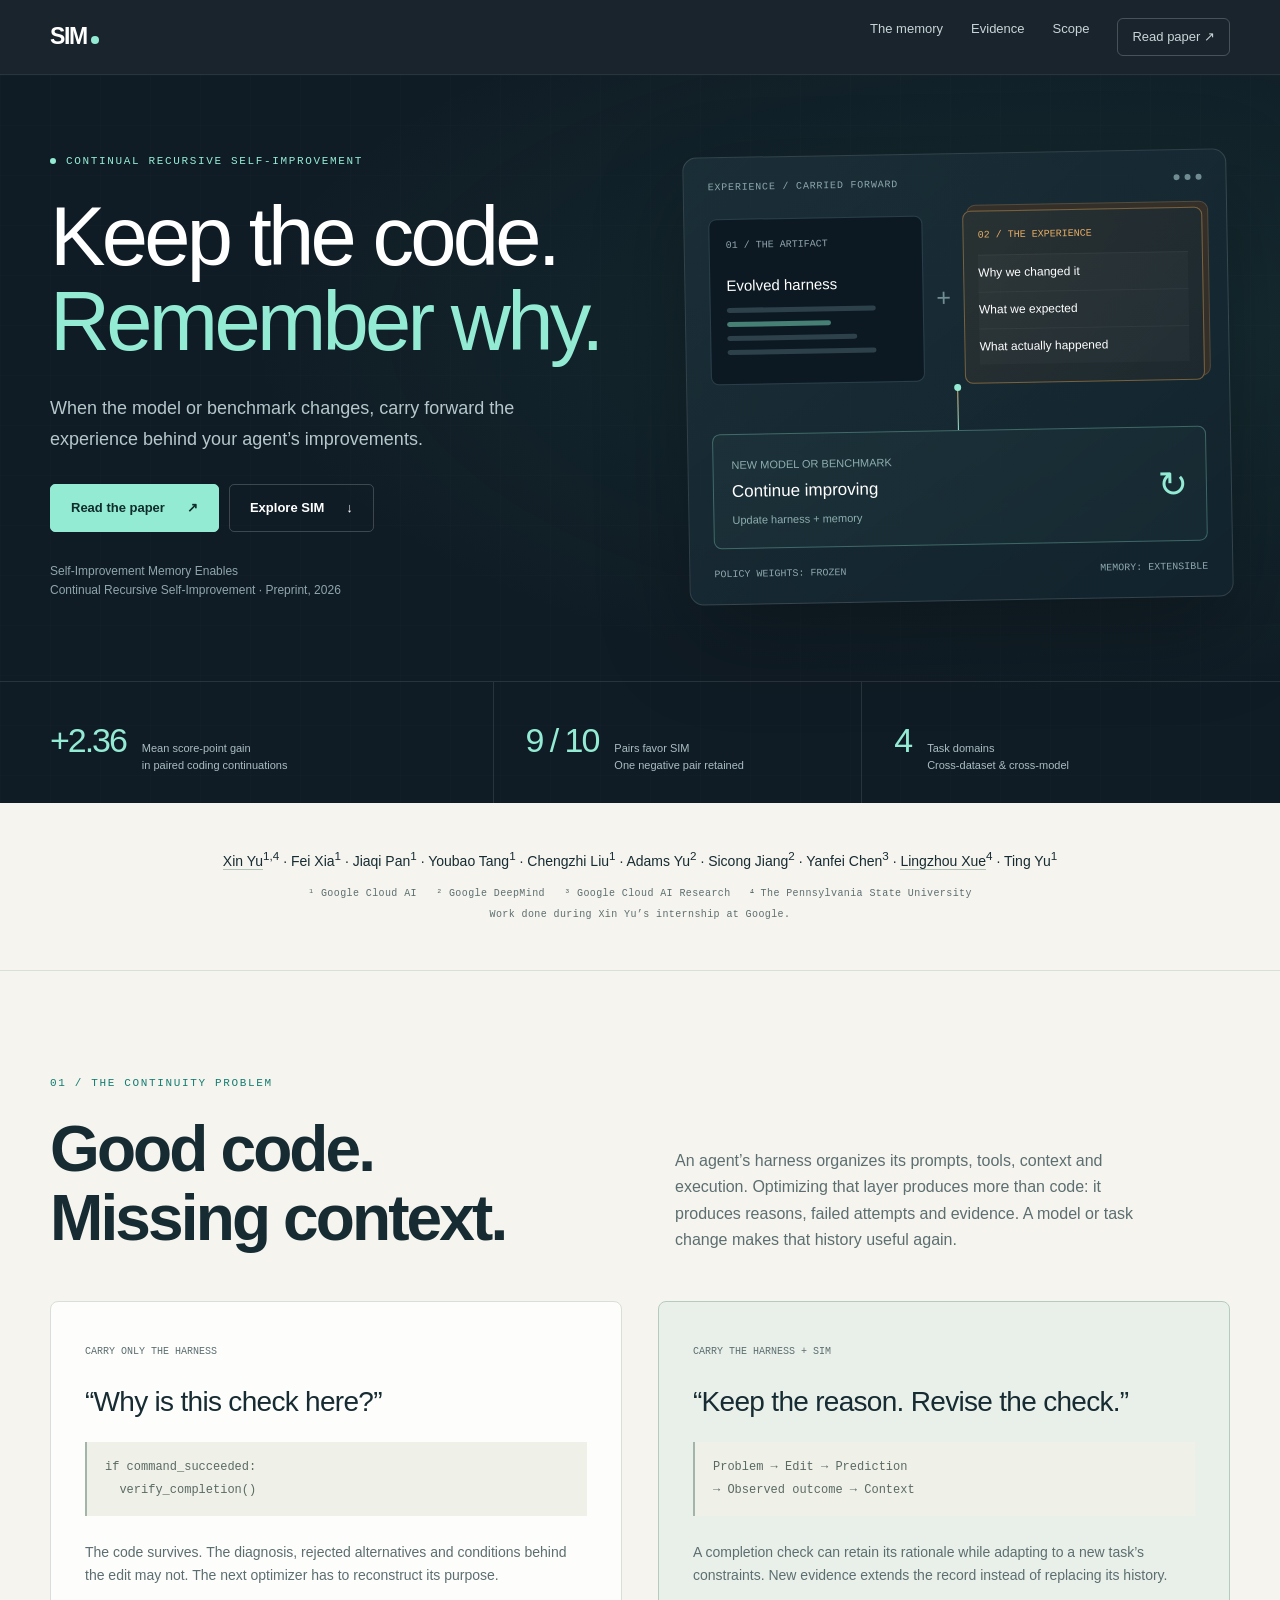
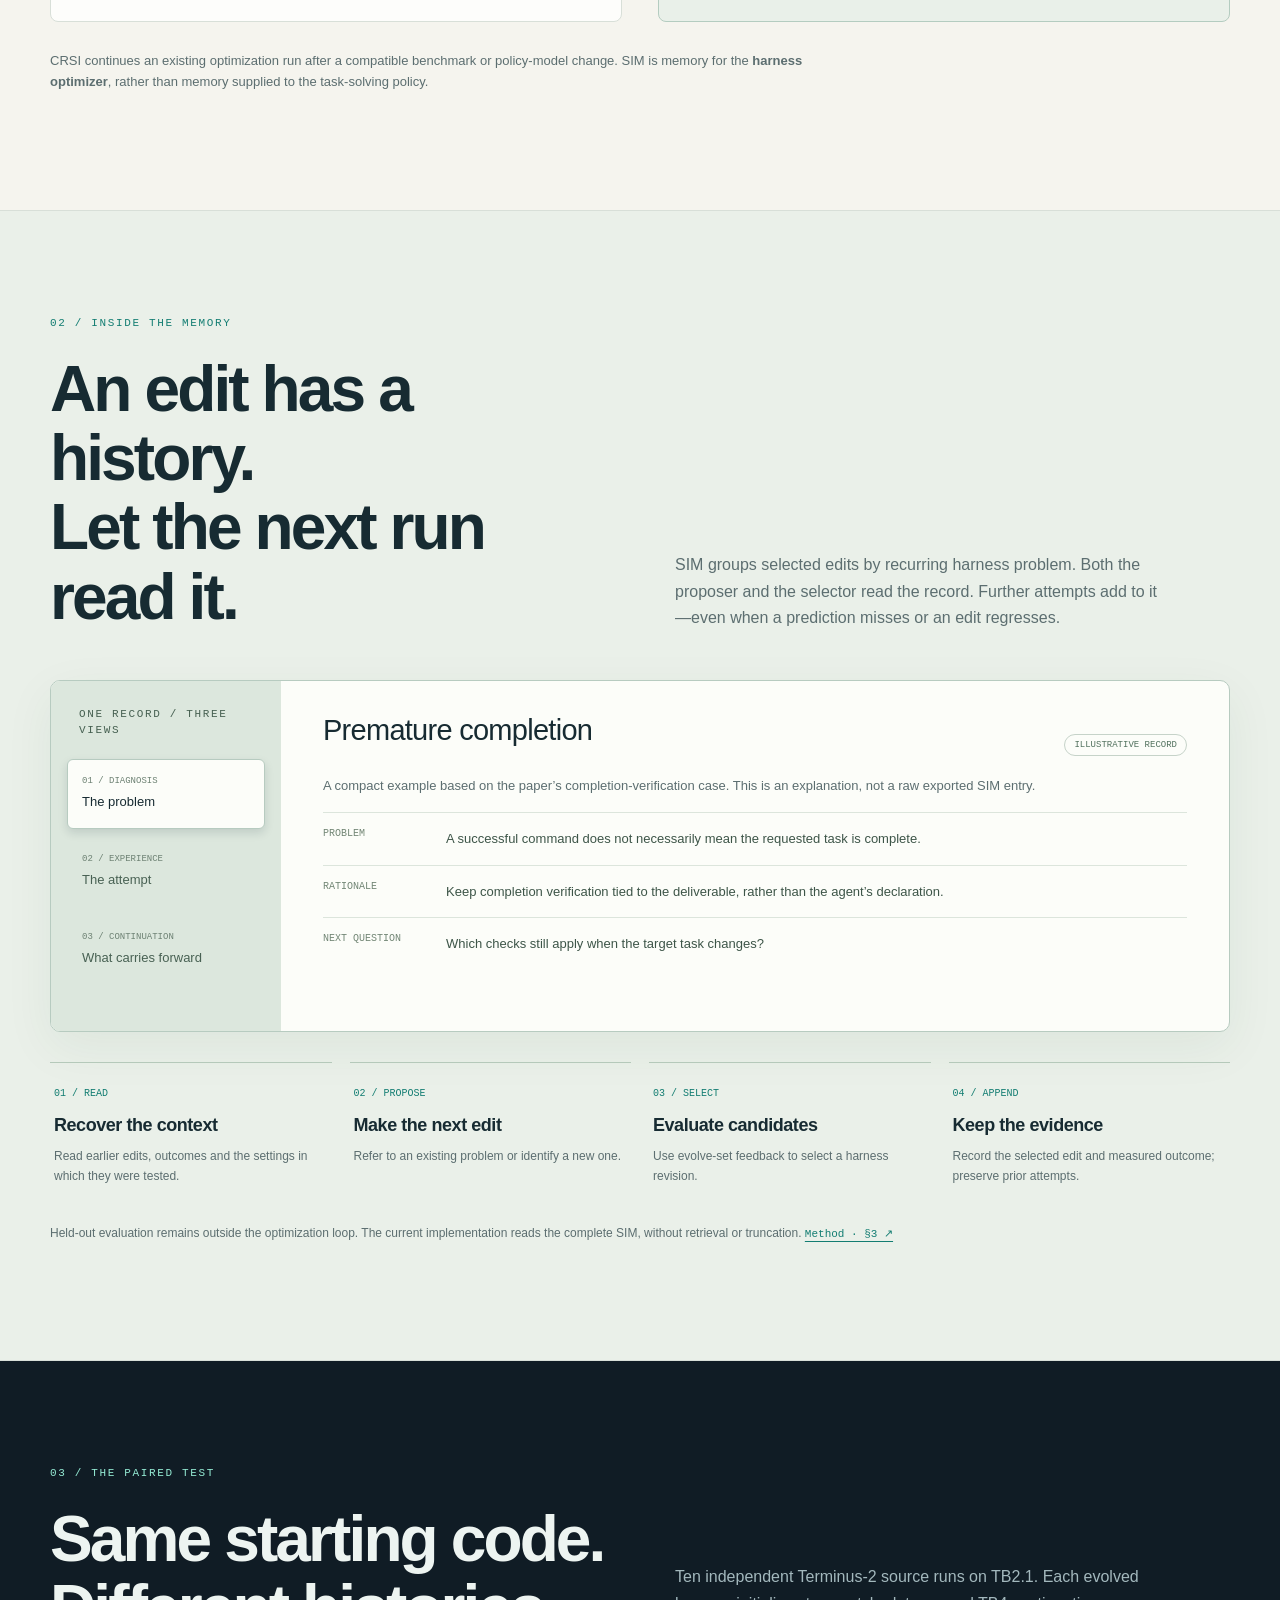
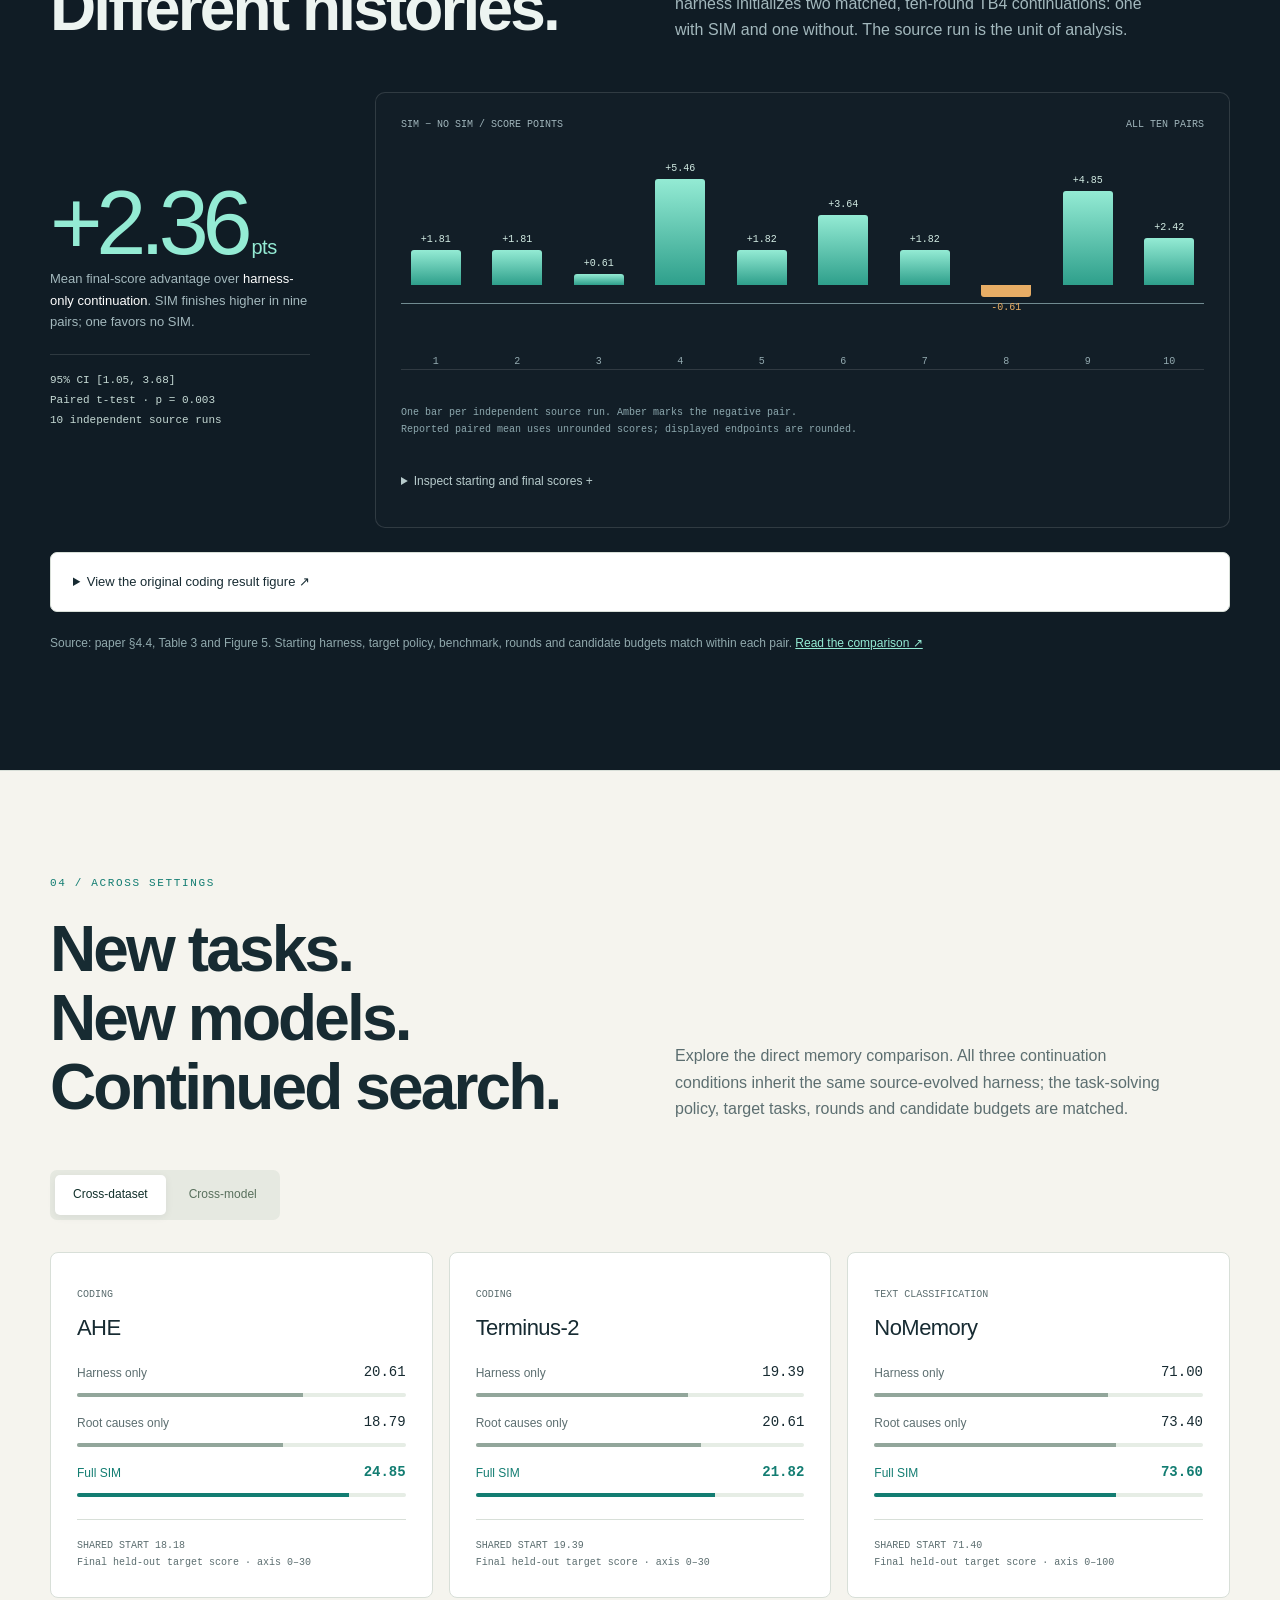
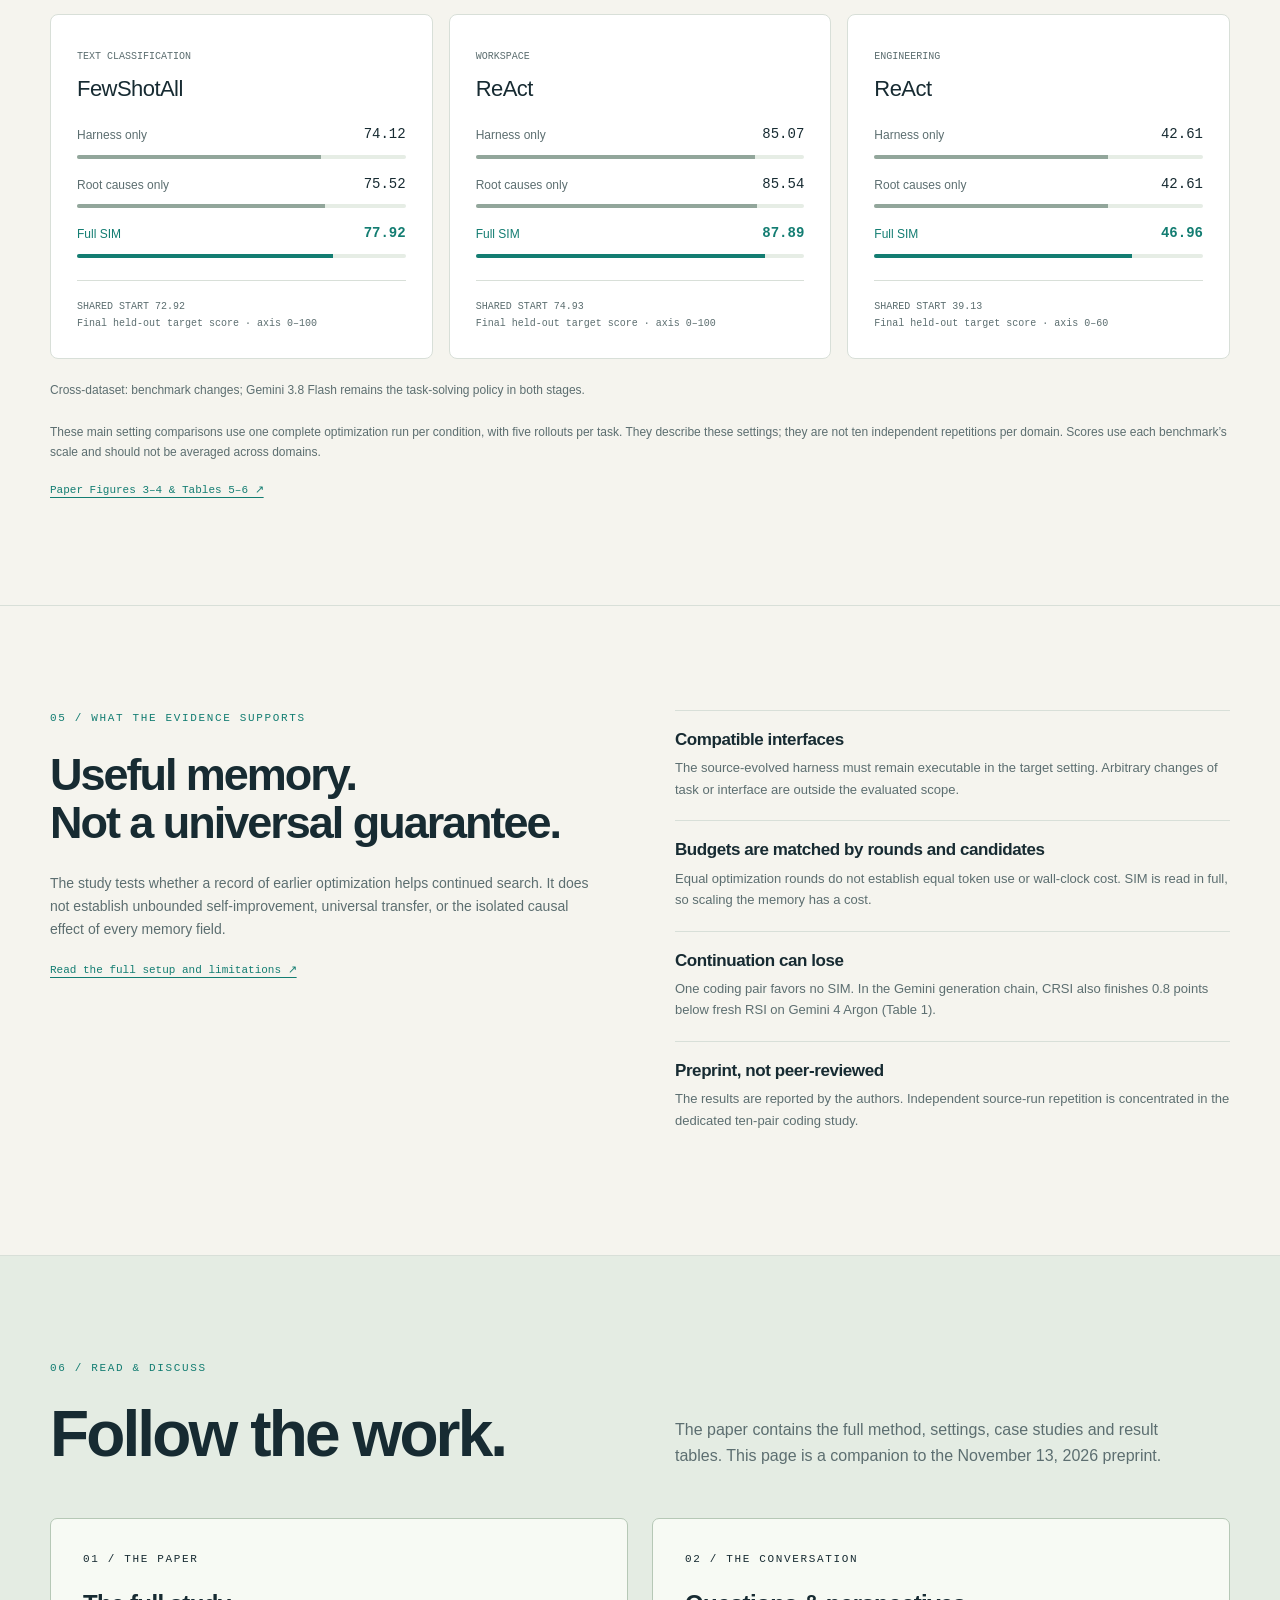
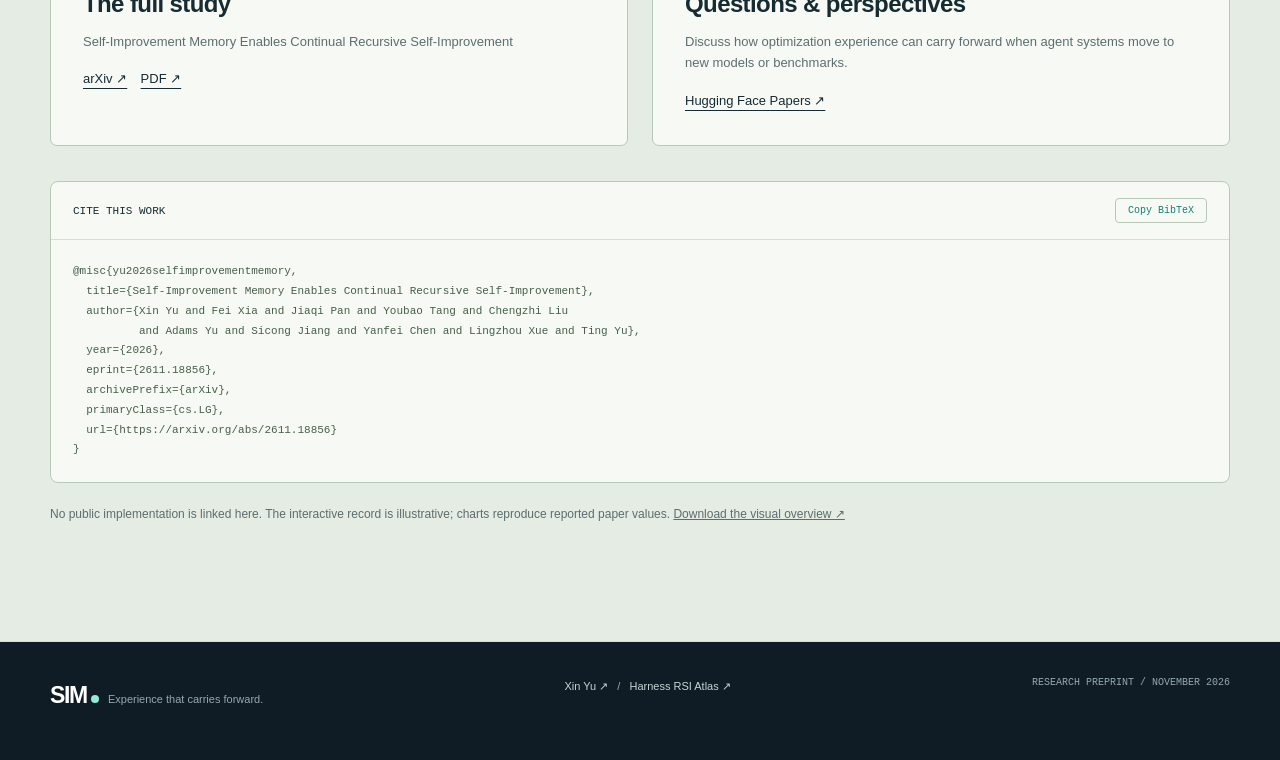
<file: sim/index.html>
<!doctype html>
<html lang="en"><head><meta charset="utf-8"><meta name="viewport" content="width=device-width,initial-scale=1"><title>SIM — Self-Improvement Memory</title><meta name="description" content="Keep the code. Remember why. Self-Improvement Memory carries harness-optimization experience across compatible benchmarks and models."><meta property="og:title" content="Self-Improvement Memory — Keep the code. Remember why."><meta property="og:description" content="Memory for the harness optimizer. A research project on continual recursive self-improvement."><meta property="og:image" content="https://lucasxinyu.github.io/sim/overview.png"><meta name="twitter:card" content="summary_large_image"><meta name="theme-color" content="#101c25"><link rel="icon" href="data:image/svg+xml,%3Csvg xmlns='http://www.w3.org/2000/svg' viewBox='0 0 64 64'%3E%3Crect width='64' height='64' rx='16' fill='%23101c25'/%3E%3Cpath d='M18 43V21h12l5 11 5-11h8v22' fill='none' stroke='%2376e0c5' stroke-width='5'/%3E%3C/svg%3E">
<style>
:root{--ink:#172b32;--muted:#5c6e70;--paper:#f5f4ee;--dark:#101c25;--teal:#137d72;--mint:#94ebd4;--amber:#e7ad65;--line:#d8dfd8;--mono:ui-monospace,SFMono-Regular,Consolas,monospace}*{box-sizing:border-box}html{scroll-behavior:smooth;scroll-padding-top:90px}body{margin:0;color:var(--ink);background:var(--paper);font:16px/1.65 -apple-system,BlinkMacSystemFont,'Segoe UI',sans-serif}a{color:inherit}button{font:inherit;cursor:pointer}a,button{-webkit-tap-highlight-color:transparent}a:focus-visible,button:focus-visible,summary:focus-visible{outline:3px solid #bd7625;outline-offset:5px}button:disabled{cursor:default}h1,h2,h3,p{margin-top:0}h1,h2,h3{line-height:1.08;letter-spacing:-.045em}h2{font-size:clamp(36px,5vw,64px);font-weight:550;margin-bottom:24px}h3{letter-spacing:-.025em}.wrap{width:min(1180px,calc(100% - 64px));margin:auto}.eyebrow{font:11px/1.5 var(--mono);letter-spacing:.15em;text-transform:uppercase;display:block;margin-bottom:24px}.skip{position:absolute;left:20px;top:-100px;background:white;z-index:100}.skip:focus{top:10px}header{background:#101c25f5;color:#c8d5d7;position:sticky;top:0;z-index:20;border-bottom:1px solid #ffffff13;backdrop-filter:blur(15px)}nav{height:74px;display:flex;align-items:center;justify-content:space-between;gap:25px}.brand{font-size:23px;font-weight:700;text-decoration:none;letter-spacing:-.06em;color:white}.brand i{display:inline-block;width:8px;height:8px;background:var(--mint);border-radius:50%;margin-left:4px}.navlinks{display:flex;gap:28px;font-size:13px}.navlinks a{text-decoration:none}.navlinks a:hover{color:white}.nav-paper{border:1px solid #ffffff35;border-radius:6px;padding:7px 14px}.hero{background:var(--dark);color:white;position:relative;overflow:hidden;padding:78px 0 0}.hero:before{content:'';position:absolute;inset:0;background:radial-gradient(ellipse at 85% 35%,#45ba9d1a,transparent 55%),linear-gradient(90deg,#ffffff02 1px,transparent 1px),linear-gradient(#ffffff02 1px,transparent 1px);background-size:auto,50px 50px,50px 50px;pointer-events:none}.hero-grid{position:relative;display:grid;grid-template-columns:1.05fr 1fr;gap:65px;align-items:center;padding-bottom:80px}.hero .eyebrow{color:var(--mint);display:flex;gap:10px;align-items:center}.live-dot{width:6px;height:6px;background:var(--mint);border-radius:100%}h1{font-size:clamp(56px,6.5vw,88px);font-weight:500;margin-bottom:28px;line-height:1.03}h1 em{font-style:normal;color:var(--mint)}.hero-lede{max-width:490px;color:#b5c7ca;font-size:18px;line-height:1.7}.actions{display:flex;flex-wrap:wrap;gap:10px;margin:30px 0}.btn{display:inline-flex;align-items:center;justify-content:center;gap:22px;text-decoration:none;border:1px solid #ffffff30;border-radius:5px;padding:12px 20px;font-size:13px;font-weight:600;transition:.2s}.btn:hover{transform:translateY(-2px);border-color:var(--mint)}.btn.primary{background:var(--mint);color:#102c2b;border-color:var(--mint)}.paper-title{color:#8fa6ad;font-size:12px;max-width:470px;margin-bottom:0}.hero-console{position:relative;border:1px solid #ffffff20;border-radius:14px;background:linear-gradient(140deg,#20343eaa,#12232d);box-shadow:0 35px 90px #0004;padding:24px;transform:rotate(-1deg)}.console-top{display:flex;justify-content:space-between;color:#8da8ad;font:10px var(--mono);letter-spacing:.08em;padding-bottom:22px}.dots{display:flex;gap:5px}.dots i{width:6px;height:6px;border-radius:100%;background:#6f8c93}.artifact-row{display:grid;grid-template-columns:1fr 24px 1.12fr;gap:8px;align-items:center}.code-artifact{background:#0c1922;border:1px solid #56778466;border-radius:8px;padding:20px 16px}.card-label{font:10px var(--mono);color:#90a5af;display:block;margin-bottom:22px}.code-lines i{display:block;height:5px;background:#607e8b66;border-radius:6px;margin:9px 0;width:83%}.code-lines i:nth-child(2){width:58%;background:#79d8bb88}.code-lines i:nth-child(3){width:72%}.code-artifact strong{font-size:15px;font-weight:500}.plus{text-align:center;color:#718e94;font-size:25px}.memory-artifact{position:relative;padding:18px 14px;border:1px solid #c3904c88;background:linear-gradient(120deg,#6c4c2e33,#42332a33);border-radius:8px;box-shadow:5px -5px 0 #342f29,5px -5px 0 1px #99734777}.memory-artifact .card-label{color:var(--amber);margin-bottom:14px}.memory-artifact span:not(.card-label){font-size:12px;display:block;background:#ffffff06;border-top:1px solid #ffffff0c;padding:8px 0}.flow-connector{height:46px;width:1px;background:linear-gradient(#e7ad65,#94ebd4);margin:auto;position:relative}.flow-connector:after{content:'';width:7px;height:7px;background:var(--mint);border-radius:50%;position:absolute;left:-3px;animation:flow 2.8s infinite}@keyframes flow{0%{top:0;opacity:0}25%{opacity:1}100%{top:40px;opacity:0}}.destination{border:1px solid #94ebd450;padding:16px 18px;background:#94ebd408;border-radius:8px;display:flex;align-items:center;justify-content:space-between;gap:10px}.destination strong{display:block;font-size:17px;font-weight:500}.destination small{font-size:11px;color:#8daeb0}.loop-icon{font-size:36px;color:var(--mint);line-height:1}.console-foot{margin-top:20px;color:#8da8ad;font:10px var(--mono);display:flex;justify-content:space-between}.hero-bottom{border-top:1px solid #ffffff1a;position:relative}.stats{display:grid;grid-template-columns:1.2fr 1fr 1fr}.stat{padding:30px 32px 30px 0;display:flex;align-items:baseline;gap:16px}.stat+.stat{border-left:1px solid #ffffff1a;padding-left:32px}.stat strong{font-size:34px;letter-spacing:-.06em;font-weight:450;color:var(--mint)}.stat span{font-size:11px;color:#a9bdc2;line-height:1.5}.team{padding:40px 0;border-bottom:1px solid var(--line);text-align:center}.authors{font-size:14px;line-height:2.2;max-width:970px;margin:0 auto 10px}.authors a{text-decoration:none;border-bottom:1px solid #b1c4ba}.affiliations{font:10px var(--mono);color:var(--muted);letter-spacing:.04em}.section{padding:104px 0;border-bottom:1px solid var(--line)}.section-head{display:grid;grid-template-columns:1fr 1fr;gap:70px;align-items:end;margin-bottom:48px}.section-head h2{margin:0}.section-head p{color:var(--muted);margin:0;max-width:490px}.number{color:var(--teal)}.question-grid{display:grid;grid-template-columns:1fr 1fr;gap:36px}.problem{border:1px solid var(--line);padding:34px;border-radius:8px;background:#fffc}.problem .small-tag{font:10px var(--mono);color:var(--muted)}.problem h3{font-size:28px;margin:24px 0 20px;font-weight:500}.problem p{font-size:14px;color:var(--muted);margin-bottom:0}.code-quote{font:12px/1.9 var(--mono);background:#eff1e9;border-left:2px solid #a3b5aa;margin:25px 0;padding:14px 18px;color:#5a6a63}.problem.accent{background:#e9f0e9;border-color:#b4ccc0}.editorial-note{font-size:13px;margin-top:28px;color:var(--muted);max-width:800px}.method{background:#eaf0e9}.memory-demo{display:grid;grid-template-columns:230px 1fr;border:1px solid #b7cbc0;border-radius:10px;overflow:hidden;background:#fcfdf9;box-shadow:0 15px 50px #254d3710}.memory-tabs{background:#dce7dd;padding:25px 16px;display:flex;flex-direction:column;gap:8px}.memory-tabs .eyebrow{padding:0 12px;margin-bottom:12px;color:#466051}.memory-tabs button{text-align:left;border:1px solid transparent;padding:16px 14px;border-radius:6px;background:transparent;color:#486153;font-size:13px}.memory-tabs button[aria-selected=true]{background:#fcfdf9;border-color:#b7cbc0;color:var(--ink);box-shadow:0 4px 10px #1232}.memory-tabs button small{font:9px var(--mono);display:block;margin-bottom:5px;color:#6d8173}.memory-panel{padding:34px 42px;min-height:350px}.memory-panel h3{font-size:29px;font-weight:500}.panel-header{display:flex;justify-content:space-between;gap:20px;align-items:center}.pill{font:9px var(--mono);border:1px solid #c6d3c9;border-radius:20px;padding:5px 9px;color:#52715e;white-space:nowrap}.record{display:grid;grid-template-columns:105px 1fr;gap:18px;padding:15px 0;border-top:1px solid #dce5dc;font-size:13px}.record dt{font:10px var(--mono);color:#728675}.record dd{margin:0;color:#3d5548}.flow-steps{display:grid;grid-template-columns:repeat(4,1fr);gap:18px;margin-top:30px}.flow-steps div{padding:15px 4px;border-top:1px solid #b5c9ba}.flow-steps small{font:10px var(--mono);color:var(--teal)}.flow-steps h3{font-size:18px;margin:12px 0}.flow-steps p{font-size:12px;color:var(--muted);margin:0}.evidence{background:var(--dark);color:#edf4f1}.evidence .section-head p{color:#a3b8bd}.evidence .eyebrow{color:var(--mint)}.pair-layout{display:grid;grid-template-columns:260px 1fr;gap:65px;align-items:center}.big-number{font-size:90px;line-height:1;letter-spacing:-.07em;color:var(--mint)}.big-number small{font-size:20px;letter-spacing:-.02em}.pair-copy{font-size:13px;color:#a3b8bd}.pair-copy strong{color:white;font-weight:500}.ci{font:11px/1.8 var(--mono);border-top:1px solid #ffffff20;margin-top:22px;padding-top:16px;color:#c5d9d4}.chart-area{border:1px solid #ffffff20;border-radius:10px;padding:26px 25px;background:#ffffff03}.chart-head{display:flex;justify-content:space-between;gap:15px;font:10px var(--mono);color:#9fb4ba;margin-bottom:20px}.chart{display:flex;height:220px;align-items:stretch;position:relative;padding-bottom:25px;border-bottom:1px solid #ffffff20;gap:12px}.chart:before{position:absolute;content:'';left:0;right:0;top:70%;border-top:1px solid #718b91}.bar-column{flex:1;position:relative;height:100%;display:flex;align-items:center;justify-content:center}.bar{position:absolute;bottom:30%;width:72%;border-radius:3px 3px 0 0;background:linear-gradient(#94ebd4,#2e9f8b);height:calc(var(--value)*10%);transition:filter .2s;min-width:10px}.bar.negative{top:70%;bottom:auto;background:var(--amber);border-radius:0 0 3px 3px}.bar-column:hover .bar{filter:brightness(1.2)}.bar-val{position:absolute;bottom:calc(30% + var(--value)*10% + 5px);font:10px var(--mono);color:#d2ebe3;white-space:nowrap}.bar-column.negative .bar-val{top:calc(70% + var(--value)*10% + 5px);bottom:auto;color:var(--amber)}.bar-id{position:absolute;bottom:-23px;font:10px var(--mono);color:#93aab0}.chart-foot{font:10px/1.7 var(--mono);color:#8da8ae;margin:34px 0 0}.evidence details{margin-top:24px;color:#b7cbcc;font-size:12px}.evidence summary{cursor:pointer;padding:10px 0}.data-table{width:100%;border-collapse:collapse;font:11px var(--mono);margin:14px 0}.data-table th,.data-table td{padding:9px;text-align:right;border-bottom:1px solid #ffffff18}.data-table th:first-child,.data-table td:first-child{text-align:left}.data-table th{color:#96b2b5;font-weight:400}.switcher{display:flex;gap:5px;padding:5px;background:#e6e9e1;border-radius:7px;width:max-content;margin-bottom:32px}.switcher button{border:0;border-radius:5px;background:transparent;padding:10px 18px;font-size:12px;color:#59705d}.switcher button[aria-pressed=true]{background:white;color:#102f2a;box-shadow:0 2px 8px #1231}.result-grid{display:grid;grid-template-columns:repeat(3,1fr);gap:16px}.result-card{background:#fff;border:1px solid var(--line);border-radius:8px;padding:26px}.result-card .domain{font:10px var(--mono);color:var(--muted)}.result-card h3{font-size:22px;font-weight:500;margin:10px 0 25px}.score-row{display:flex;justify-content:space-between;font-size:12px;color:var(--muted);margin-bottom:9px}.score-row strong{font:14px var(--mono);color:var(--ink)}.score-row.sim{color:var(--teal)}.score-row.sim strong{color:var(--teal);font-weight:700}.score-track{height:4px;border-radius:3px;background:#e6ede5;margin-bottom:17px;overflow:hidden}.score-track i{display:block;height:100%;background:#92a69b;width:var(--width)}.score-track.sim i{background:var(--teal)}.result-note{font:10px/1.7 var(--mono);color:var(--muted);border-top:1px solid var(--line);padding-top:17px;margin-top:22px}.scope-note{font-size:12px;color:var(--muted);margin-top:22px}.source-link{font:11px var(--mono);color:var(--teal);text-underline-offset:4px}.limits{display:grid;grid-template-columns:1fr 1fr;gap:70px}.limits h2{font-size:45px}.limits-list{margin:0;padding:0;list-style:none}.limits-list li{padding:20px 0;border-top:1px solid var(--line)}.limits-list h3{font-size:17px;margin:0 0 8px}.limits-list p{font-size:13px;color:var(--muted);margin:0}.figure-details{margin-top:30px;border:1px solid var(--line);border-radius:7px;overflow:hidden;background:white}.figure-details summary{padding:18px 22px;cursor:pointer;font-size:13px}.figure-details img{display:block;width:100%;height:auto;padding:15px}.resources{background:#e4ece3}.resource-grid{display:grid;grid-template-columns:1fr 1fr;gap:24px}.resource{border:1px solid #b6c8b6;border-radius:7px;padding:32px;background:#f7faf4}.resource h3{font-size:24px;margin:14px 0}.resource p{color:var(--muted);font-size:13px}.resource a{font-size:13px;text-underline-offset:5px}.citation{margin-top:35px;border:1px solid #b6c8b6;border-radius:8px;background:#f7faf4;overflow:hidden}.citation-top{display:flex;justify-content:space-between;align-items:center;padding:16px 22px;border-bottom:1px solid #d5dfd1;font:11px var(--mono)}.citation button{background:none;border:1px solid #b6c8b6;border-radius:4px;font:10px var(--mono);padding:6px 12px;color:var(--teal)}pre{font:11px/1.8 var(--mono);padding:22px;overflow-x:auto;margin:0;color:#465e49}footer{padding:35px 0;background:var(--dark);color:#93a9ad;font-size:11px}.footer-inner{display:flex;justify-content:space-between;gap:24px}footer a{text-decoration:none;color:#c1d6d4}.foot-status{font:10px var(--mono)}.sr-only{position:absolute;width:1px;height:1px;padding:0;margin:-1px;overflow:hidden;clip:rect(0,0,0,0);border:0}.reveal{opacity:1}.js .reveal{opacity:0;transform:translateY(20px);transition:opacity .65s,transform .65s}.js .reveal.seen{opacity:1;transform:none}@media(max-width:950px){.hero-grid{gap:30px}.hero-console{padding:18px}.hero h1{font-size:65px}.pair-layout{gap:30px;grid-template-columns:210px 1fr}.big-number{font-size:74px}.result-grid{grid-template-columns:repeat(2,1fr)}.section-head{gap:35px}.memory-panel{padding:30px}.wrap{width:calc(100% - 48px)}}@media(max-width:700px){.wrap{width:calc(100% - 36px)}nav{height:62px;gap:10px}.navlinks{gap:15px;font-size:11px}.navlinks .desktop-link{display:none}.nav-paper{padding:5px 10px}.hero{padding-top:48px}.hero-grid{grid-template-columns:1fr;gap:45px;padding-bottom:48px}.hero h1{font-size:62px}.hero-lede{font-size:16px}.hero-console{max-width:480px;width:100%;margin:auto;transform:none}.stats{grid-template-columns:1fr 1fr 1fr}.stat,.stat+.stat{padding:20px 8px;display:block}.stat strong{font-size:28px;display:block}.stat span{font-size:10px}.team{padding:28px 0}.authors{font-size:12px;line-height:2}.affiliations{font-size:9px;line-height:1.9}.section{padding:65px 0}.section-head{grid-template-columns:1fr;gap:22px;margin-bottom:32px}.section-head p{font-size:14px}.question-grid{grid-template-columns:1fr;gap:16px}.problem{padding:25px}.memory-demo{grid-template-columns:1fr}.memory-tabs{flex-direction:row;overflow:auto;padding:12px;gap:4px}.memory-tabs .eyebrow{display:none}.memory-tabs button{min-width:120px;padding:12px 10px;font-size:11px}.memory-panel{padding:24px;min-height:380px}.memory-panel h3{font-size:25px}.panel-header{display:block}.pill{display:inline-block;margin-bottom:16px}.record{grid-template-columns:80px 1fr;gap:12px;font-size:12px}.flow-steps{grid-template-columns:1fr 1fr}.pair-layout{grid-template-columns:1fr;gap:28px}.big-number{font-size:80px}.pair-intro{max-width:420px}.chart-area{padding:22px 12px}.chart{gap:6px;height:200px}.bar-val{font-size:8px}.chart-head{font-size:9px}.result-grid{grid-template-columns:1fr}.result-card{padding:24px}.switcher{width:100%}.switcher button{flex:1;padding:10px;font-size:11px}.limits{grid-template-columns:1fr;gap:25px}.resource-grid{grid-template-columns:1fr}.resource{padding:26px}.footer-inner{display:block}.footer-inner p{margin:8px 0}.section h2{font-size:41px}}@media(prefers-reduced-motion:reduce){html{scroll-behavior:auto}*,*:before,*:after{animation:none!important;transition:none!important}.js .reveal{opacity:1;transform:none}}
</style></head><body>
<a class="skip" href="#overview">Skip to content</a><header><nav class="wrap" aria-label="Main navigation"><a class="brand" href="#top" aria-label="SIM home">SIM<i></i></a><div class="navlinks"><a href="#method">The memory</a><a href="#evidence">Evidence</a><a class="desktop-link" href="#scope">Scope</a><a class="nav-paper" href="https://arxiv.org/abs/2611.18856" target="_blank" rel="noopener">Read paper ↗</a></div></nav></header>
<main id="top"><section class="hero"><div class="wrap hero-grid"><div><span class="eyebrow"><i class="live-dot"></i> Continual recursive self-improvement</span><h1>Keep the code.<br><em>Remember why.</em></h1><p class="hero-lede">When the model or benchmark changes, carry forward the experience behind your agent’s improvements.</p><div class="actions"><a class="btn primary" href="https://arxiv.org/abs/2611.18856">Read the paper <span>↗</span></a><a class="btn" href="#method">Explore SIM <span>↓</span></a></div><p class="paper-title">Self-Improvement Memory Enables<br>Continual Recursive Self-Improvement · Preprint, 2026</p></div><div class="hero-console" aria-label="An evolved harness and its edit history move together into continued optimization"><div class="console-top"><span>EXPERIENCE / CARRIED FORWARD</span><span class="dots"><i></i><i></i><i></i></span></div><div class="artifact-row"><div class="code-artifact"><span class="card-label">01 / THE ARTIFACT</span><strong>Evolved harness</strong><div class="code-lines" aria-hidden="true"><i></i><i></i><i></i><i></i></div></div><span class="plus">+</span><div class="memory-artifact"><span class="card-label">02 / THE EXPERIENCE</span><span>Why we changed it</span><span>What we expected</span><span>What actually happened</span></div></div><div class="flow-connector" aria-hidden="true"></div><div class="destination"><div><small>NEW MODEL OR BENCHMARK</small><strong>Continue improving</strong><small>Update harness + memory</small></div><span class="loop-icon" aria-hidden="true">↻</span></div><div class="console-foot"><span>POLICY WEIGHTS: FROZEN</span><span>MEMORY: EXTENSIBLE</span></div></div></div><div class="hero-bottom"><div class="wrap stats"><div class="stat"><strong>+2.36</strong><span>Mean score-point gain<br>in paired coding continuations</span></div><div class="stat"><strong>9 / 10</strong><span>Pairs favor SIM<br>One negative pair retained</span></div><div class="stat"><strong>4</strong><span>Task domains<br>Cross-dataset & cross-model</span></div></div></div></section>
<section class="team"><div class="wrap"><p class="authors"><a href="https://lucasxinyu.github.io/">Xin Yu</a><sup>1,4</sup> · Fei Xia<sup>1</sup> · Jiaqi Pan<sup>1</sup> · Youbao Tang<sup>1</sup> · Chengzhi Liu<sup>1</sup> · Adams Yu<sup>2</sup> · Sicong Jiang<sup>2</sup> · Yanfei Chen<sup>3</sup> · <a href="https://lingzhou-xue.github.io/">Lingzhou Xue</a><sup>4</sup> · Ting Yu<sup>1</sup></p><p class="affiliations">¹ Google Cloud AI &nbsp; ² Google DeepMind &nbsp; ³ Google Cloud AI Research &nbsp; ⁴ The Pennsylvania State University</p><p class="affiliations">Work done during Xin Yu’s internship at Google.</p></div></section>
<section class="section" id="overview"><div class="wrap"><div class="section-head reveal"><div><span class="eyebrow number">01 / The continuity problem</span><h2>Good code.<br>Missing context.</h2></div><p>An agent’s harness organizes its prompts, tools, context and execution. Optimizing that layer produces more than code: it produces reasons, failed attempts and evidence. A model or task change makes that history useful again.</p></div><div class="question-grid"><article class="problem reveal"><span class="small-tag">CARRY ONLY THE HARNESS</span><h3>“Why is this check here?”</h3><div class="code-quote">if command_succeeded:<br>&nbsp;&nbsp;verify_completion()</div><p>The code survives. The diagnosis, rejected alternatives and conditions behind the edit may not. The next optimizer has to reconstruct its purpose.</p></article><article class="problem accent reveal"><span class="small-tag">CARRY THE HARNESS + SIM</span><h3>“Keep the reason. Revise the check.”</h3><div class="code-quote">Problem → Edit → Prediction<br>→ Observed outcome → Context</div><p>A completion check can retain its rationale while adapting to a new task’s constraints. New evidence extends the record instead of replacing its history.</p></article></div><p class="editorial-note">CRSI continues an existing optimization run after a compatible benchmark or policy-model change. SIM is memory for the <strong>harness optimizer</strong>, rather than memory supplied to the task-solving policy.</p></div></section>
<section class="section method" id="method"><div class="wrap"><div class="section-head reveal"><div><span class="eyebrow number">02 / Inside the memory</span><h2>An edit has a history.<br>Let the next run read it.</h2></div><p>SIM groups selected edits by recurring harness problem. Both the proposer and the selector read the record. Further attempts add to it—even when a prediction misses or an edit regresses.</p></div><div class="memory-demo reveal"><div class="memory-tabs" role="tablist" aria-label="Explore the memory record"><span class="eyebrow">ONE RECORD / THREE VIEWS</span><button id="tab-problem" role="tab" aria-selected="true" aria-controls="memory-panel" data-memory="problem"><small>01 / DIAGNOSIS</small>The problem</button><button id="tab-attempt" role="tab" aria-selected="false" aria-controls="memory-panel" tabindex="-1" data-memory="attempt"><small>02 / EXPERIENCE</small>The attempt</button><button id="tab-context" role="tab" aria-selected="false" aria-controls="memory-panel" tabindex="-1" data-memory="context"><small>03 / CONTINUATION</small>What carries forward</button></div><div class="memory-panel" id="memory-panel" role="tabpanel" aria-labelledby="tab-problem"><div class="panel-header"><h3>Premature completion</h3><span class="pill">ILLUSTRATIVE RECORD</span></div><p style="font-size:13px;color:var(--muted)">A compact example based on the paper’s completion-verification case. This is an explanation, not a raw exported SIM entry.</p><dl><div class="record"><dt>PROBLEM</dt><dd>A successful command does not necessarily mean the requested task is complete.</dd></div><div class="record"><dt>RATIONALE</dt><dd>Keep completion verification tied to the deliverable, rather than the agent’s declaration.</dd></div><div class="record"><dt>NEXT QUESTION</dt><dd>Which checks still apply when the target task changes?</dd></div></dl></div></div><div class="flow-steps reveal"><div><small>01 / READ</small><h3>Recover the context</h3><p>Read earlier edits, outcomes and the settings in which they were tested.</p></div><div><small>02 / PROPOSE</small><h3>Make the next edit</h3><p>Refer to an existing problem or identify a new one.</p></div><div><small>03 / SELECT</small><h3>Evaluate candidates</h3><p>Use evolve-set feedback to select a harness revision.</p></div><div><small>04 / APPEND</small><h3>Keep the evidence</h3><p>Record the selected edit and measured outcome; preserve prior attempts.</p></div></div><p class="scope-note">Held-out evaluation remains outside the optimization loop. The current implementation reads the complete SIM, without retrieval or truncation. <a class="source-link" href="https://arxiv.org/html/2611.18856v1#S3">Method · §3 ↗</a></p></div></section>
<section class="section evidence" id="evidence"><div class="wrap"><div class="section-head reveal"><div><span class="eyebrow">03 / The paired test</span><h2>Same starting code.<br>Different histories.</h2></div><p>Ten independent Terminus-2 source runs on TB2.1. Each evolved harness initializes two matched, ten-round TB4 continuations: one with SIM and one without. The source run is the unit of analysis.</p></div><div class="pair-layout reveal"><div class="pair-intro"><div class="big-number">+2.36<small> pts</small></div><p class="pair-copy">Mean final-score advantage over <strong>harness-only continuation</strong>. SIM finishes higher in nine pairs; one favors no SIM.</p><p class="ci">95% CI [1.05, 3.68]<br>Paired t-test · p = 0.003<br>10 independent source runs</p></div><div class="chart-area"><div class="chart-head"><span>SIM − NO SIM / SCORE POINTS</span><span>ALL TEN PAIRS</span></div><div class="chart" id="paired-chart" role="img" aria-label="Ten paired advantages: 1.81, 1.81, 0.61, 5.46, 1.82, 3.64, 1.82, minus 0.61, 4.85, 2.42 score points."></div><p class="chart-foot">One bar per independent source run. Amber marks the negative pair.<br>Reported paired mean uses unrounded scores; displayed endpoints are rounded.</p><details><summary>Inspect starting and final scores +</summary><table class="data-table"><caption class="sr-only">Paper Table 3, paired coding continuation scores</caption><thead><tr><th>Run</th><th>Start</th><th>No SIM</th><th>SIM</th><th>Δ</th></tr></thead><tbody id="pair-table"></tbody></table></details></div></div><details class="figure-details"><summary style="color:var(--ink)">View the original coding result figure ↗</summary><img src="coding-results.png" loading="lazy" alt="Paper Figure 5: coding optimization trajectories and all ten paired score differences, including the negative eighth pair"></details><p class="scope-note" style="color:#91a9ad">Source: paper §4.4, Table 3 and Figure 5. Starting harness, target policy, benchmark, rounds and candidate budgets match within each pair. <a style="color:var(--mint)" href="https://arxiv.org/html/2611.18856v1#S4.SS4">Read the comparison ↗</a></p></div></section>
<section class="section" id="results"><div class="wrap"><div class="section-head reveal"><div><span class="eyebrow number">04 / Across settings</span><h2>New tasks.<br>New models.<br>Continued search.</h2></div><p>Explore the direct memory comparison. All three continuation conditions inherit the same source-evolved harness; the task-solving policy, target tasks, rounds and candidate budgets are matched.</p></div><div class="switcher" role="group" aria-label="Transfer setting"><button data-setting="dataset" aria-pressed="true">Cross-dataset</button><button data-setting="model" aria-pressed="false">Cross-model</button></div><div id="domain-results" class="result-grid" aria-live="polite"></div><p id="result-setting-note" class="scope-note"></p><p class="scope-note">These main setting comparisons use one complete optimization run per condition, with five rollouts per task. They describe these settings; they are not ten independent repetitions per domain. Scores use each benchmark’s scale and should not be averaged across domains.</p><a class="source-link" href="https://arxiv.org/html/2611.18856v1#S4">Paper Figures 3–4 & Tables 5–6 ↗</a></div></section>
<section class="section" id="scope"><div class="wrap limits"><div class="reveal"><span class="eyebrow number">05 / What the evidence supports</span><h2>Useful memory.<br>Not a universal guarantee.</h2><p style="color:var(--muted);font-size:14px">The study tests whether a record of earlier optimization helps continued search. It does not establish unbounded self-improvement, universal transfer, or the isolated causal effect of every memory field.</p><a class="source-link" href="https://arxiv.org/pdf/2611.18856">Read the full setup and limitations ↗</a></div><ul class="limits-list reveal"><li><h3>Compatible interfaces</h3><p>The source-evolved harness must remain executable in the target setting. Arbitrary changes of task or interface are outside the evaluated scope.</p></li><li><h3>Budgets are matched by rounds and candidates</h3><p>Equal optimization rounds do not establish equal token use or wall-clock cost. SIM is read in full, so scaling the memory has a cost.</p></li><li><h3>Continuation can lose</h3><p>One coding pair favors no SIM. In the Gemini generation chain, CRSI also finishes 0.8 points below fresh RSI on Gemini 4 Argon (Table 1).</p></li><li><h3>Preprint, not peer-reviewed</h3><p>The results are reported by the authors. Independent source-run repetition is concentrated in the dedicated ten-pair coding study.</p></li></ul></div></section>
<section class="section resources" id="resources"><div class="wrap"><div class="section-head reveal"><div><span class="eyebrow number">06 / Read & discuss</span><h2>Follow the work.</h2></div><p>The paper contains the full method, settings, case studies and result tables. This page is a companion to the November 13, 2026 preprint.</p></div><div class="resource-grid"><article class="resource"><span class="eyebrow">01 / THE PAPER</span><h3>The full study</h3><p>Self-Improvement Memory Enables Continual Recursive Self-Improvement</p><a href="https://arxiv.org/abs/2611.18856">arXiv ↗</a> &nbsp; <a href="https://arxiv.org/pdf/2611.18856">PDF ↗</a></article><article class="resource"><span class="eyebrow">02 / THE CONVERSATION</span><h3>Questions & perspectives</h3><p>Discuss how optimization experience can carry forward when agent systems move to new models or benchmarks.</p><a href="https://huggingface.co/papers/2611.18856">Hugging Face Papers ↗</a></article></div><div class="citation"><div class="citation-top"><span>CITE THIS WORK</span><button id="copy-citation" type="button">Copy BibTeX</button></div><pre id="bibtex">@misc{yu2026selfimprovementmemory,
  title={Self-Improvement Memory Enables Continual Recursive Self-Improvement},
  author={Xin Yu and Fei Xia and Jiaqi Pan and Youbao Tang and Chengzhi Liu
          and Adams Yu and Sicong Jiang and Yanfei Chen and Lingzhou Xue and Ting Yu},
  year={2026},
  eprint={2611.18856},
  archivePrefix={arXiv},
  primaryClass={cs.LG},
  url={https://arxiv.org/abs/2611.18856}
}</pre><span class="sr-only" id="copy-status" role="status"></span></div><p class="scope-note">No public implementation is linked here. The interactive record is illustrative; charts reproduce reported paper values. <a href="overview.png">Download the visual overview ↗</a></p></div></section></main><footer><div class="wrap footer-inner"><p><a class="brand" href="#top">SIM<i></i></a> &nbsp; Experience that carries forward.</p><p><a href="https://lucasxinyu.github.io/">Xin Yu ↗</a> &nbsp; / &nbsp; <a href="https://lucasxinyu.github.io/harness-rsi/">Harness RSI Atlas ↗</a></p><p class="foot-status">RESEARCH PREPRINT / NOVEMBER 2026</p></div></footer>
<script>
const pairs=[[18.18,20.61,22.42,1.81],[16.97,17.58,19.39,1.81],[17.58,20,20.61,.61],[18.18,18.18,23.64,5.46],[17.58,18.79,20.61,1.82],[19.39,20,23.64,3.64],[18.79,20,21.82,1.82],[18.18,20,19.39,-.61],[19.39,18.18,23.03,4.85],[19.39,20,22.42,2.42]];
document.getElementById('paired-chart').innerHTML=pairs.map((p,i)=>`<div class="bar-column ${p[3]<0?'negative':''}" style="--value:${Math.abs(p[3])}" title="Run ${i+1}: ${p[3]>0?'+':''}${p[3].toFixed(2)} points"><span class="bar ${p[3]<0?'negative':''}"></span><span class="bar-val">${p[3]>0?'+':''}${p[3].toFixed(2)}</span><span class="bar-id">${i+1}</span></div>`).join('');document.getElementById('pair-table').innerHTML=pairs.map((p,i)=>`<tr><td>${i+1}</td>${p.slice(0,3).map(n=>`<td>${n.toFixed(2)}</td>`).join('')}<td>${p[3]>0?'+':''}${p[3].toFixed(2)}</td></tr>`).join('');
const records={problem:{title:'Premature completion',rows:[['PROBLEM','A successful command does not necessarily mean the requested task is complete.'],['RATIONALE','Keep completion verification tied to the deliverable, rather than the agent’s declaration.'],['NEXT QUESTION','Which checks still apply when the target task changes?']]},attempt:{title:'A reason, a prediction, an outcome',rows:[['EDIT','Add explicit completion verification around the agent’s stopping decision.'],['PREDICTION','The agent will be less likely to finish without checking its work.'],['OBSERVATION','Record what evaluation actually showed, including misses and regressions.']]},context:{title:'Retain the purpose. Adapt the mechanism.',rows:[['SOURCE','Completion verification addresses an earlier failure. Keep the reason for the check.'],['TARGET','A different task may require checking feasibility and solution quality, not just command execution.'],['CONTINUE','Consult the record when proposing and selecting edits; append the new outcome to its history.']]}};
const tabs=[...document.querySelectorAll('[data-memory]')];function setMemory(b){tabs.forEach(t=>{let on=t===b;t.setAttribute('aria-selected',on);t.tabIndex=on?0:-1});let r=records[b.dataset.memory],panel=document.getElementById('memory-panel');panel.setAttribute('aria-labelledby',b.id);panel.innerHTML=`<div class="panel-header"><h3>${r.title}</h3><span class="pill">ILLUSTRATIVE RECORD</span></div><p style="font-size:13px;color:var(--muted)">A compact example based on the paper’s completion-verification case. This is an explanation, not a raw exported SIM entry.</p><dl>${r.rows.map(([k,v])=>`<div class="record"><dt>${k}</dt><dd>${v}</dd></div>`).join('')}</dl>`}tabs.forEach((b,i)=>{b.addEventListener('click',()=>setMemory(b));b.addEventListener('keydown',e=>{let j=e.key==='ArrowRight'?(i+1)%tabs.length:e.key==='ArrowLeft'?(i+tabs.length-1)%tabs.length:e.key==='Home'?0:e.key==='End'?tabs.length-1:null;if(j!==null){e.preventDefault();tabs[j].focus();setMemory(tabs[j])}})});
const settings={dataset:[['Coding','AHE',18.18,20.61,18.79,24.85,30],['Coding','Terminus-2',19.39,19.39,20.61,21.82,30],['Text classification','NoMemory',71.40,71,73.40,73.60,100],['Text classification','FewShotAll',72.92,74.12,75.52,77.92,100],['Workspace','ReAct',74.93,85.07,85.54,87.89,100],['Engineering','ReAct',39.13,42.61,42.61,46.96,60]],model:[['Coding','AHE',13.94,18.18,20.61,21.82,30],['Text classification','FewShotAll',77.72,80.20,81.32,83.80,100],['Workspace','ReAct',68.41,73.42,79.22,84.75,100],['Engineering','ReAct',34.78,42.61,46.96,50.43,60]]};function showSetting(k){document.querySelectorAll('[data-setting]').forEach(b=>b.setAttribute('aria-pressed',b.dataset.setting===k));document.getElementById('domain-results').innerHTML=settings[k].map(([d,s,start,h,p,f,max])=>`<article class="result-card"><span class="domain">${d.toUpperCase()}</span><h3>${s}</h3>${[['Harness only',h],['Root causes only',p],['Full SIM',f]].map(([label,v],i)=>`<div class="score-row ${i===2?'sim':''}"><span>${label}</span><strong>${v.toFixed(2)}</strong></div><div class="score-track ${i===2?'sim':''}"><i style="--width:${100*v/max}%"></i></div>`).join('')}<div class="result-note">SHARED START ${start.toFixed(2)}<br>Final held-out target score · axis 0–${max}</div></article>`).join('');document.getElementById('result-setting-note').textContent=k==='dataset'?'Cross-dataset: benchmark changes; Gemini 3.8 Flash remains the task-solving policy in both stages.':'Cross-model: Claude Opus 5.5 source → Gemini 3.8 Flash target. Benchmark and split remain fixed.'}document.querySelectorAll('[data-setting]').forEach(b=>b.addEventListener('click',()=>showSetting(b.dataset.setting)));showSetting('dataset');
document.getElementById('copy-citation').addEventListener('click',async function(){try{await navigator.clipboard.writeText(document.getElementById('bibtex').textContent);this.textContent='Copied ✓';document.getElementById('copy-status').textContent='BibTeX copied to clipboard.'}catch{this.textContent='Select text below';document.getElementById('copy-status').textContent='Clipboard unavailable. Select and copy the citation below.'}});
if('IntersectionObserver'in window&&!matchMedia('(prefers-reduced-motion: reduce)').matches){document.documentElement.classList.add('js');const o=new IntersectionObserver(entries=>entries.forEach(e=>{if(e.isIntersecting){e.target.classList.add('seen');o.unobserve(e.target)}}),{threshold:.08});document.querySelectorAll('.reveal').forEach(e=>o.observe(e))}
</script></body></html>
</file>
<file: Source_files/academic.css>
/* A compact academic layout, with shared widths across every section. */
:root { color-scheme: light; --bg:#fff; --text:#252729; --muted:#74797e; --link:#454b92; --line:#ececef; --soft:#f6f6f9; }
:root[data-theme="dark"] { color-scheme:dark; --bg:#15171b; --text:#e6e8ec; --muted:#a7abb4; --link:#b3b9fa; --line:#30333c; --soft:#20232b; }
* { box-sizing:border-box; }
html { scroll-padding-top:90px; }
body { margin:0; background:var(--bg); color:var(--text); font-family:-apple-system,BlinkMacSystemFont,"Segoe UI",Arial,sans-serif; font-size:15px; line-height:1.75; }
a { color:var(--link); text-decoration:none; }
a:hover { text-decoration:underline; }
a:focus-visible,button:focus-visible { outline:2px solid var(--link); outline-offset:4px; }
p { margin:0 0 20px; }
.site-header { position:sticky; top:0; z-index:10; background:var(--bg); border-bottom:1px solid var(--line); }
.nav-inner { max-width:860px; min-height:60px; margin:auto; padding:0 24px; display:flex; align-items:center; gap:20px; }
.brand { color:var(--text); font-size:18px; font-weight:700; white-space:nowrap; }
.nav-links { display:flex; flex-wrap:wrap; gap:24px; margin-left:auto; }
.nav-links a { color:var(--muted); font-size:14px; font-weight:500; }
.theme-toggle { flex:0 0 28px; width:28px; height:32px; border:0; padding:5px; background:transparent; color:var(--muted); cursor:pointer; }
.theme-toggle svg { width:18px; height:18px; }
.theme-toggle__sun { display:none; }
[data-theme="dark"] .theme-toggle__moon { display:none; }
[data-theme="dark"] .theme-toggle__sun { display:block; }
[hidden] { display:none!important; }
.page { max-width:860px; padding:0 24px; margin:auto; }
section { margin:0 0 58px; scroll-margin-top:24px; }
.about { display:grid; grid-template-columns:180px minmax(0,1fr); gap:48px; padding-top:48px; margin-bottom:66px; }
.portrait { width:180px; height:180px; overflow:hidden; border-radius:50%; border:3px solid var(--line); margin-bottom:18px; }
.portrait img { display:block; width:100%; height:100%; object-fit:cover; object-position:50% 30%; }
.profile-links { display:flex; flex-direction:column; gap:8px; }
.profile-links a { display:flex; justify-content:center; align-items:center; gap:4px; min-height:32px; padding:3px 12px; border:1px solid var(--line); border-radius:20px; color:var(--muted); font-size:13px; line-height:1.5; }
.profile-links a:hover { background:var(--soft); color:var(--link); text-decoration:none; }
.profile-links .xhs-mark { display:inline-flex; align-items:center; justify-content:center; width:17px; height:17px; border-radius:5px; background:#ff2442; color:#fff; font-size:11px; font-weight:700; line-height:1; }
h1 { margin:0 0 6px; font-size:32px; letter-spacing:-.8px; line-height:1.3; font-weight:700; }
.position { margin:0 0 3px; color:var(--muted); font-size:16px; font-weight:600; }
.affiliation { margin-bottom:18px; color:var(--muted); font-size:16px; }
.biography p:last-child { margin-bottom:0; }
h2 { margin:0 0 19px; font-size:23px; letter-spacing:-.5px; font-weight:650; line-height:1.4; }
.news-list { list-style:none; padding:0; margin:0; }
.news-list li { display:grid; grid-template-columns:102px minmax(0,1fr); gap:16px; margin-bottom:10px; line-height:1.65; }
.news-list time { color:var(--muted); font-size:13px; padding-top:2px; font-variant-numeric:tabular-nums; }
.section-note { font-size:14px; color:var(--muted); margin-top:-8px; margin-bottom:28px; }
.publication { display:grid; grid-template-columns:180px minmax(0,1fr); align-items:center; gap:28px; margin-bottom:32px; }
.publication-image { display:flex; align-items:center; justify-content:center; border:1px solid var(--line); border-radius:6px; overflow:hidden; background:#fff; }
.publication-image img { display:block; width:100%; height:auto; max-height:150px; object-fit:contain; }
.venue { color:var(--muted); font-size:12px; font-weight:600; margin-bottom:4px; }
h3 { font-size:15px; line-height:1.5; margin:0 0 5px; }
.pub-authors { margin:0; font-size:13px; line-height:1.7; color:var(--muted); }
.pub-authors u { color:var(--text); text-decoration:none; font-weight:650; }
.pub-note { font-size:12px; color:var(--muted); margin:3px 0 0; }
.pub-links { display:flex; flex-wrap:wrap; gap:7px; margin-top:9px; }
.pub-button { font-size:12px; line-height:1.6; border:1px solid var(--line); border-radius:4px; padding:2px 9px; }
.pub-button:hover { background:var(--soft); text-decoration:none; }
.experience-item { display:flex; gap:22px; padding:17px 0; border-bottom:1px solid var(--line); }
.experience-item:first-child { padding-top:0; }
.experience-logo { flex:0 0 44px; height:44px; display:flex; align-items:center; justify-content:center; background:#fff; border-radius:6px; }
.experience-logo img { width:36px; height:36px; object-fit:contain; }
.experience-details { flex:1; min-width:0; }
.experience-heading { display:flex; flex-wrap:wrap; justify-content:space-between; gap:4px 16px; }
.experience-heading h3 { font-size:15px; margin:0; }
.experience-date { font-size:12px; color:var(--muted); }
.experience-role { font-size:13px; margin:2px 0 4px; }
.experience-location { color:var(--muted); }
.experience-keywords { display:flex; flex-wrap:wrap; gap:0 10px; list-style:none; padding:0; margin:0; font-size:12px; color:var(--muted); }
.experience-keywords li:not(:last-child)::after { content:' ·'; margin-left:10px; }
#service ul { padding-left:20px; margin:8px 0 22px; }
#service li { margin-bottom:5px; font-size:14px; }
.subsection-title { font-size:15px; }
.visitor-widget-shell { max-width:640px; margin:auto; font-size:13px; color:var(--muted); }
.visitor-map-mount { max-height:0; overflow:hidden; visibility:hidden; }
.is-ready .visitor-map-mount { max-height:none; visibility:visible; background:#fff; }
.visitor-widget-embed img,.visitor-widget-embed iframe,.visitor-widget-embed>div { max-width:100%; }
.visitor-map-note,.visitor-map-loading,.visitor-map-fallback { text-align:center; }
footer { max-width:812px; margin:0 auto; padding:20px 0 28px; border-top:1px solid var(--line); text-align:center; font-size:12px; color:var(--muted); }
footer span { margin:0 8px; }
.skip-link { position:fixed; top:-100px; left:12px; z-index:20; padding:8px 16px; background:var(--bg); }
.skip-link:focus { top:8px; }
@media(max-width:700px) {
 .nav-inner { gap:12px; padding:10px 20px; flex-wrap:wrap; }
 .nav-links { order:3; width:100%; justify-content:space-between; gap:8px; }
 .nav-links a { font-size:12px; }
 .theme-toggle { margin-left:auto; }
 .page { padding:0 22px; }
 .about { grid-template-columns:140px minmax(0,1fr); gap:26px; padding-top:32px; }
 .portrait { width:140px; height:140px; }
 h1 { font-size:29px; }
 .publication { grid-template-columns:140px minmax(0,1fr); gap:20px; }
 footer { margin:0 22px; }
 html { scroll-padding-top:115px; }
}
@media(max-width:520px) {
 .about { display:flex; flex-direction:column; gap:28px; margin-bottom:44px; }
 .profile { display:flex; align-items:center; gap:24px; }
 .portrait { flex:0 0 140px; margin:0; }
 .profile-links { flex:1; gap:5px; }
 .profile-links a { min-height:28px; font-size:12px; }
 section { margin-bottom:44px; }
 .news-list li { grid-template-columns:82px minmax(0,1fr); gap:10px; }
 .news-list time { font-size:12px; }
 .publication { grid-template-columns:1fr; gap:12px; margin-bottom:32px; }
 .publication-image { width:180px; }
 .experience-item { gap:14px; }
 .experience-date { width:100%; }
 .experience-location { display:block; }
}
@media print { .site-header,.skip-link,#visitors { display:none; } :root[data-theme] { --bg:#fff; --text:#222; --muted:#555; --link:#454b92; --line:#ddd; } .publication,.experience-item { break-inside:avoid; } }

/* Research discovery and a clearer information hierarchy. */
:root { --accent-surface:#f4f5fc; }
:root[data-theme="dark"] { --accent-surface:#212435; }
.nav-links { gap:18px; }
.section-heading { display:flex; align-items:baseline; justify-content:space-between; gap:12px; margin-bottom:20px; }
.section-heading h2 { margin:0; }
.section-heading>span { color:var(--muted); font-size:12px; }
.focus-grid { display:grid; grid-template-columns:repeat(3,minmax(0,1fr)); gap:14px; }
.focus-card { padding:22px 20px; border:1px solid var(--line); border-radius:12px; background:linear-gradient(145deg,var(--accent-surface),var(--bg)); display:flex; flex-direction:column; }
.focus-number,.eyebrow { color:var(--link); font-size:10px; font-weight:650; letter-spacing:1.3px; }
.focus-card h3 { font-size:17px; line-height:1.4; margin:13px 0 9px; letter-spacing:-.25px; }
.focus-card p { font-size:13px; color:var(--muted); line-height:1.7; margin-bottom:20px; }
.focus-card>a { margin-top:auto; font-size:12px; font-weight:600; }
.news-archive { margin-top:17px; }
.news-archive summary { cursor:pointer; width:fit-content; color:var(--link); font-size:13px; }
.news-archive summary span { color:var(--muted); margin-left:8px; font-size:12px; }
.news-archive[open] summary { margin-bottom:18px; }
.publication-tools { margin:0 0 25px; }
.publication-tools>label { display:block; font-size:12px; font-weight:600; margin-bottom:6px; }
#paper-search { width:100%; padding:12px 14px; border:1px solid var(--line); border-radius:8px; background:var(--bg); color:var(--text); font:inherit; font-size:14px; }
#paper-search::placeholder { color:var(--muted); }
input:focus-visible,summary:focus-visible { outline:2px solid var(--link); outline-offset:3px; }
.paper-filters { display:flex; flex-wrap:wrap; gap:8px; margin-top:12px; }
.paper-filters button,#reset-papers { padding:7px 13px; border:1px solid var(--line); border-radius:20px; background:var(--bg); color:var(--muted); font:inherit; font-size:12px; cursor:pointer; }
.paper-filters button[aria-pressed="true"] { color:var(--bg); background:var(--link); border-color:var(--link); }
#paper-count { font-size:12px; color:var(--muted); margin:12px 0 0; }
#no-papers { padding:24px; text-align:center; background:var(--soft); border-radius:10px; }
#no-papers p { margin-bottom:10px; }
.publication { padding-bottom:26px; border-bottom:1px solid var(--line); scroll-margin-top:120px; }
.venue { display:inline-block; padding:2px 8px; margin-bottom:8px; background:var(--accent-surface); color:var(--link); border-radius:4px; font-size:11px; }
.paper-summary { font-size:13px; line-height:1.65; margin:8px 0; }
.background-grid { display:grid; grid-template-columns:1fr 1fr; gap:32px; }
.background-grid h3 { font-size:13px; color:var(--muted); }
.background-list { list-style:none; padding:0; margin:16px 0 0; }
.background-list li { border-left:2px solid var(--line); padding-left:15px; margin-bottom:20px; font-size:14px; }
.background-list span { display:block; color:var(--muted); font-size:13px; }
.contact-panel { padding:26px; border:1px solid var(--line); border-radius:12px; background:var(--accent-surface); }
.contact-panel h2 { margin:8px 0; }
.contact-panel p { color:var(--muted); font-size:14px; margin-bottom:16px; }
.contact-actions { display:flex; flex-wrap:wrap; align-items:center; gap:12px 22px; font-size:13px; }
.contact-email { overflow-wrap:anywhere; }
.back-top { display:block; margin-top:8px; }
@media(max-width:700px) { .nav-links { gap:8px; } .focus-grid { grid-template-columns:1fr; } .focus-card { padding:20px; } .focus-card p { margin-bottom:12px; } }
@media(max-width:520px) { .background-grid { grid-template-columns:1fr; gap:16px; } .section-heading { align-items:flex-start; flex-direction:column; gap:5px; } .contact-panel { padding:20px; } }
@media print { .publication-tools,#no-papers { display:none; } .publication[hidden] { display:grid!important; } .focus-card { break-inside:avoid; } }

/* Original vector illustrations: tool exchange, optimization, and collaboration. */
.research-motion { width:100%; height:auto; aspect-ratio:240/130; display:block; margin:0 0 22px; overflow:visible; color:var(--link); }
.motion-track { fill:none; stroke:currentColor; stroke-width:1; opacity:.2; }
.motion-node { fill:var(--bg); stroke:currentColor; stroke-width:1.4; }
.motion-ink { fill:none; stroke:currentColor; stroke-width:1.8; stroke-linecap:round; stroke-linejoin:round; }
.motion-ring { fill:none; stroke:currentColor; stroke-width:1; stroke-dasharray:3 6; opacity:.35; transform-box:fill-box; transform-origin:center; animation:orbit-ring 24s linear infinite; }
.motion-dot,.motion-packet { fill:currentColor; }
.motion-dot { animation:node-breathe 4s ease-in-out infinite; }
.motion-packet { animation:tool-packet 3s ease-in-out infinite; }
.packet-two { animation-delay:1.5s; }
.motion-curve { fill:none; stroke:currentColor; stroke-width:2; stroke-linecap:round; stroke-dasharray:100; animation:trace-curve 6s ease-in-out infinite; }
.motion-bars { fill:currentColor; opacity:.13; }
.motion-bars rect { transform-box:fill-box; transform-origin:bottom; animation:bar-rise 6s ease-in-out infinite; }
.motion-bars rect:nth-child(2) { animation-delay:.15s; }
.motion-bars rect:nth-child(3) { animation-delay:.3s; }
.motion-bars rect:nth-child(4) { animation-delay:.45s; }
.motion-bars rect:nth-child(5) { animation-delay:.6s; }
.network-flow { fill:none; stroke:currentColor; stroke-width:2; stroke-dasharray:4 18; animation:network-flow 6s linear infinite; opacity:.6; }
.focus-controls { display:flex; align-items:center; gap:14px; flex-wrap:wrap; font-size:12px; color:var(--muted); }
#motion-toggle { border:1px solid var(--line); border-radius:20px; padding:5px 10px; background:var(--bg); color:var(--muted); font:inherit; font-size:11px; cursor:pointer; }
#motion-toggle:hover { color:var(--link); border-color:var(--link); }
.focus-card { transition:transform .25s ease,border-color .25s ease,box-shadow .25s ease; }
.profile-links a,.pub-button { transition:background .2s ease,color .2s ease,border-color .2s ease; }
.focus-card:focus-within { border-color:var(--link); }
@media(hover:hover) and (prefers-reduced-motion:no-preference) {
 .focus-card:hover { transform:translateY(-5px); border-color:var(--link); box-shadow:0 12px 28px #454b9210; }
}
@keyframes orbit-ring { to { transform:rotate(360deg); } }
@keyframes tool-packet { 0%,10% { transform:translateX(0); opacity:0; } 20%,75% { opacity:.9; } 90%,100% { transform:translateX(28px); opacity:0; } }
@keyframes node-breathe { 0%,100% { opacity:.45; } 50% { opacity:1; } }
@keyframes trace-curve { 0%,10% { stroke-dashoffset:100; } 65%,100% { stroke-dashoffset:0; } }
@keyframes bar-rise { 0%,100% { transform:scaleY(.7); } 60% { transform:scaleY(1); } }
@keyframes network-flow { to { stroke-dashoffset:-88; } }
[data-motion="paused"] .research-motion *,[data-offscreen] .research-motion *,[data-page-hidden] .research-motion * { animation-play-state:paused!important; }
[data-motion="paused"] .focus-card { transition:none; transform:none; }
@media(prefers-reduced-motion:reduce) { .research-motion * { animation:none!important; } .focus-card,.profile-links a,.pub-button { transition:none; } }
@media(max-width:700px) { .research-motion { max-width:240px; align-self:center; } }
@media print { .research-motion * { animation:none!important; } .focus-controls { display:none; } }
</file>
<file: research-focus.css>
/* Two research directions, with animated diagrams and related publications. */
#focus .focus-grid { grid-template-columns:repeat(2,minmax(0,1fr)); gap:20px; }
#focus .focus-card { padding:26px; }
#focus .focus-number { color:var(--focus-accent); }
#focus .focus-card h3 { font-size:19px; }
#focus .focus-card p { margin-bottom:0; }
#focus .focus-papers { margin-top:22px; padding-top:18px; border-top:1px solid var(--line); }
#focus .focus-papers h4 { margin:0 0 12px; font-size:10px; font-weight:650; letter-spacing:1.2px; text-transform:uppercase; color:var(--muted); }
#focus .focus-papers ul { list-style:none; padding:0; margin:0; display:grid; gap:14px; }
#focus .focus-papers a { display:block; font-size:13px; line-height:1.6; font-weight:550; color:var(--focus-accent); text-decoration:none; }
#focus .focus-papers a:hover { text-decoration:underline; text-underline-offset:3px; }
#focus .focus-papers a:focus-visible { outline:2px solid var(--focus-accent); outline-offset:4px; border-radius:2px; }
#focus .focus-papers a span { display:inline-block; white-space:nowrap; }
#focus .focus-card {
  --focus-accent:#6961c9;
  --focus-secondary:#9990ee;
  position:relative;
  border-radius:16px;
  background:linear-gradient(155deg,color-mix(in srgb,var(--focus-accent) 6%,var(--bg)),var(--bg) 76%);
  box-shadow:0 3px 14px #15171b03;
}
#focus .focus-multimodal { --focus-accent:#207f88; --focus-secondary:#60b8b2; }
[data-theme="dark"] #focus .focus-card { --focus-accent:#b0a6fa; --focus-secondary:#d4baff; }
[data-theme="dark"] #focus .focus-multimodal { --focus-accent:#78cec7; --focus-secondary:#a0e6dc; }
/* Each diagram plays a twelve-second, causally ordered mini-story. */
#focus .research-motion { aspect-ratio:360/224; max-width:360px; align-self:center; margin-bottom:22px; color:var(--focus-accent); overflow:visible; }
.scene-panel { filter:drop-shadow(0 4px 5px #15171b0a); }
.scene-paper { fill:var(--bg); stroke:currentColor; stroke-width:1; stroke-opacity:.4; }
.scene-steps { fill:var(--muted); font:600 8px system-ui,sans-serif; letter-spacing:1px; }
.scene-rule { fill:none; stroke:currentColor; stroke-width:1; opacity:.12; }
.scene-phase { fill:none; stroke:currentColor; stroke-width:2; stroke-linecap:round; opacity:.2; animation-duration:12s; animation-iteration-count:infinite; }
.phase-try { animation-name:scene-phase-first; }.phase-reflect { animation-name:scene-phase-middle; }.phase-improve { animation-name:scene-phase-last; }
.phase-observe { animation-name:scene-phase-first; }.phase-connect { animation-name:scene-phase-middle; }.phase-extract { animation-name:scene-phase-last; }
.scene-wire { fill:none; stroke:currentColor; stroke-width:1.2; opacity:.24; }
.scene-arrow { fill:none; stroke:currentColor; stroke-width:1.2; opacity:.55; }
.scene-signal { fill:none; stroke:currentColor; stroke-width:3; stroke-linecap:round; stroke-dasharray:8 92; stroke-dashoffset:100; opacity:0; filter:drop-shadow(0 0 3px currentColor); animation:scene-send 12s linear infinite; }
.scene-icon { fill:none; stroke:currentColor; stroke-width:1.7; stroke-linecap:round; stroke-linejoin:round; }
.scene-muted-line { fill:none; stroke:currentColor; stroke-width:2.5; stroke-linecap:round; opacity:.22; }
.scene-label { fill:currentColor; font:600 10px system-ui,sans-serif; }
.scene-small { fill:var(--text); font:500 9px system-ui,sans-serif; }
.scene-micro { fill:var(--muted); font:8px system-ui,sans-serif; }
.scene-tiny { fill:currentColor; font:600 7px system-ui,sans-serif; letter-spacing:1px; }
.scene-caption { fill:var(--muted); font:10px system-ui,sans-serif; }
.scene-caption text { opacity:0; animation-duration:12s; animation-iteration-count:infinite; }
.scene-task-tag { fill:currentColor; fill-opacity:.08; }
.scene-agent-ring { fill:none; stroke:currentColor; stroke-width:1; opacity:.1; animation:scene-agent 12s ease-in-out infinite; }
.scene-cursor { fill:none; stroke:currentColor; stroke-width:2.2; stroke-linecap:round; animation:scene-cursor 1.5s steps(2,end) infinite; }
.scene-placeholder { fill:currentColor; opacity:.25; }
.scene-ok { fill:none; stroke:var(--scene-success,#308b73); stroke-width:1.8; stroke-linecap:round; stroke-linejoin:round; }
.scene-warn { fill:none; stroke:#c47a48; stroke-width:1.5; stroke-linecap:round; }
.scene-warn-bg { fill:#c47a48; fill-opacity:.12; }
.scene-memory-back { fill:var(--bg); stroke:currentColor; stroke-opacity:.16; }
.rsi-failure { opacity:0; animation:rsi-failure 12s infinite; }
.rsi-success { opacity:0; animation:rsi-success 12s infinite; }
.rsi-pending { animation:rsi-pending 12s infinite; }
.rsi-learn { animation-name:rsi-learn; }
.rsi-return { animation-name:rsi-return; }
.rsi-memory-flash { fill:currentColor; opacity:0; animation:rsi-memory 12s infinite; }
.rsi-caption-try { animation-name:scene-caption-first; }
.rsi-caption-learn { animation-name:scene-caption-middle; }
.rsi-caption-next { animation-name:scene-caption-last; }
.scene-photo { fill:currentColor; fill-opacity:.055; }
.scene-shirt { fill:#8fb6d8; stroke:#638fb3; stroke-width:1.2; stroke-linejoin:round; }
.scene-shirt-seam { fill:none; stroke:#638fb3; stroke-width:1; opacity:.7; }
.scene-price { fill:var(--text); font:600 13px system-ui,sans-serif; }
.mm-scan-wash { fill:currentColor; opacity:0; animation:mm-scan-wash 12s infinite; }
.mm-scan-line { stroke:currentColor; stroke-width:1; opacity:0; animation:mm-scan-line 12s infinite; }
.mm-image-box { fill:none; stroke:currentColor; stroke-width:1.7; opacity:0; animation:mm-image-box 12s infinite; }
.mm-word-highlight { fill:currentColor; opacity:0; animation:mm-highlight 12s infinite; }
.mm-price-highlight { fill:none; stroke:currentColor; stroke-width:2; opacity:0; animation:mm-highlight 12s infinite; }
.mm-visual-signal { animation-name:mm-visual-signal; }
.mm-text-signal { animation-name:mm-text-signal; }
.mm-output-signal { animation-name:mm-output-signal; }
.scene-model-halo { fill:currentColor; opacity:.035; animation:mm-halo 12s infinite; }
.mm-model-dots { fill:currentColor; opacity:.25; animation:mm-dots 12s infinite; }
.scene-field-keys { fill:var(--muted); font:9px ui-monospace,monospace; }
.scene-field-values { fill:currentColor; font:600 10px ui-monospace,monospace; }
.scene-field-values text { opacity:0; animation-duration:12s; animation-iteration-count:infinite; }
.mm-value-item { animation-name:mm-value-item; }.mm-value-color { animation-name:mm-value-color; }.mm-value-price { animation-name:mm-value-price; }
.scene-field-placeholder { fill:none; stroke:currentColor; stroke-width:2; stroke-dasharray:2 4; opacity:.15; animation:mm-placeholders 12s infinite; }
.mm-complete { opacity:0; animation:mm-complete 12s infinite; }
.scene-complete-bg { fill:var(--bg); stroke:var(--scene-success,#308b73); stroke-opacity:.4; }
.mm-caption-observe { animation-name:scene-caption-first; }.mm-caption-connect { animation-name:scene-caption-middle; }.mm-caption-extract { animation-name:scene-caption-last; }
[data-theme="dark"] #focus { --scene-success:#88d3ad; }
@keyframes scene-phase-first { 0%,25% { opacity:1; } 33%,94% { opacity:.15; } 100% { opacity:1; } }
@keyframes scene-phase-middle { 0%,28%,66%,100% { opacity:.15; } 36%,60% { opacity:1; } }
@keyframes scene-phase-last { 0%,61%,100% { opacity:.15; } 70%,94% { opacity:1; } }
@keyframes scene-caption-first { 0%,26% { opacity:1; } 31%,96% { opacity:0; } 100% { opacity:1; } }
@keyframes scene-caption-middle { 0%,30%,64%,100% { opacity:0; } 34%,60% { opacity:1; } }
@keyframes scene-caption-last { 0%,64%,100% { opacity:0; } 68%,94% { opacity:1; } }
@keyframes scene-send { 0%,3% { stroke-dashoffset:100; opacity:0; } 6% { opacity:1; } 22% { stroke-dashoffset:0; opacity:1; } 25%,66% { opacity:0; stroke-dashoffset:0; } 67% { stroke-dashoffset:100; } 70% { opacity:1; } 82% { stroke-dashoffset:0; opacity:1; } 85%,100% { opacity:0; stroke-dashoffset:0; } }
@keyframes scene-agent { 0%,25%,58%,85%,100% { opacity:.08; } 10%,18%,70%,78% { opacity:.6; } }
@keyframes scene-cursor { 50% { opacity:.25; } }
@keyframes rsi-failure { 0%,23%,69%,100% { opacity:0; } 27%,61% { opacity:1; } }
@keyframes rsi-success { 0%,79%,100% { opacity:0; } 84%,94% { opacity:1; } }
@keyframes rsi-pending { 0%,20%,70%,77%,100% { opacity:.25; } 26%,64%,83%,95% { opacity:0; } }
@keyframes rsi-learn { 0%,34% { opacity:0; stroke-dashoffset:100; } 38% { opacity:1; } 48% { opacity:1; stroke-dashoffset:0; } 52%,100% { opacity:0; stroke-dashoffset:0; } }
@keyframes rsi-return { 0%,54% { opacity:0; stroke-dashoffset:100; } 57% { opacity:1; } 68% { opacity:1; stroke-dashoffset:0; } 72%,100% { opacity:0; stroke-dashoffset:0; } }
@keyframes rsi-memory { 0%,44%,72%,100% { opacity:0; } 50%,57% { opacity:.2; } }
@keyframes mm-scan-wash { 0%,3% { opacity:0; transform:translateY(0); } 8% { opacity:.12; } 23% { opacity:.12; transform:translateY(54px); } 28%,100% { opacity:0; transform:translateY(54px); } }
@keyframes mm-scan-line { 0%,3% { opacity:0; transform:translateY(0); } 8% { opacity:.7; } 23% { opacity:.7; transform:translateY(54px); } 28%,100% { opacity:0; transform:translateY(54px); } }
@keyframes mm-image-box { 0%,14%,93%,100% { opacity:0; } 20%,84% { opacity:.85; } }
@keyframes mm-highlight { 0%,24%,93%,100% { opacity:0; } 30%,84% { opacity:.2; } }
@keyframes mm-visual-signal { 0%,29% { opacity:0; stroke-dashoffset:100; } 33% { opacity:1; } 44% { opacity:1; stroke-dashoffset:0; } 48%,100% { opacity:0; stroke-dashoffset:0; } }
@keyframes mm-text-signal { 0%,35% { opacity:0; stroke-dashoffset:100; } 39% { opacity:1; } 50% { opacity:1; stroke-dashoffset:0; } 54%,100% { opacity:0; stroke-dashoffset:0; } }
@keyframes mm-output-signal { 0%,54% { opacity:0; stroke-dashoffset:100; } 57% { opacity:1; } 65% { opacity:1; stroke-dashoffset:0; } 68%,100% { opacity:0; stroke-dashoffset:0; } }
@keyframes mm-halo { 0%,28%,70%,100% { opacity:.035; } 40%,55% { opacity:.13; } }
@keyframes mm-dots { 0%,30%,65%,100% { opacity:.2; } 37%,47%,57% { opacity:1; } 42%,52% { opacity:.35; } }
@keyframes mm-value-item { 0%,62%,100% { opacity:0; } 67%,94% { opacity:1; } }
@keyframes mm-value-color { 0%,70%,100% { opacity:0; } 75%,94% { opacity:1; } }
@keyframes mm-value-price { 0%,78%,100% { opacity:0; } 83%,94% { opacity:1; } }
@keyframes mm-placeholders { 0%,60%,100% { opacity:.15; } 67%,94% { opacity:0; } }
@keyframes mm-complete { 0%,83%,100% { opacity:0; } 88%,94% { opacity:1; } }
@media(hover:hover) and (prefers-reduced-motion:no-preference) {
  #focus .focus-card:hover { border-color:var(--focus-accent); box-shadow:0 12px 30px color-mix(in srgb,var(--focus-accent) 10%,transparent); transform:translateY(-4px); }
}
/* All phases share the existing pause control and visibility handling. */
[data-motion="paused"] #focus .research-motion *,[data-page-hidden] #focus .research-motion *,#focus [data-offscreen] .research-motion * { animation-play-state:paused!important; }
[data-motion="paused"] #focus .focus-card { transform:none; }
@media(prefers-reduced-motion:reduce),print {
  #focus .research-motion * { animation:none!important; }
  #focus .focus-card { transition:none; }
  #focus .rsi-success,#focus .rsi-caption-next,#focus .mm-caption-extract,#focus .scene-field-values text,#focus .mm-complete { opacity:1; }
  #focus .rsi-pending,#focus .scene-field-placeholder { opacity:0; }
  #focus .mm-image-box { opacity:.7; }
  #focus .scene-phase { opacity:.6; }
}
@media(max-width:700px) { #focus .focus-grid { grid-template-columns:1fr; } #focus .focus-card { padding:22px; } }
</file>
